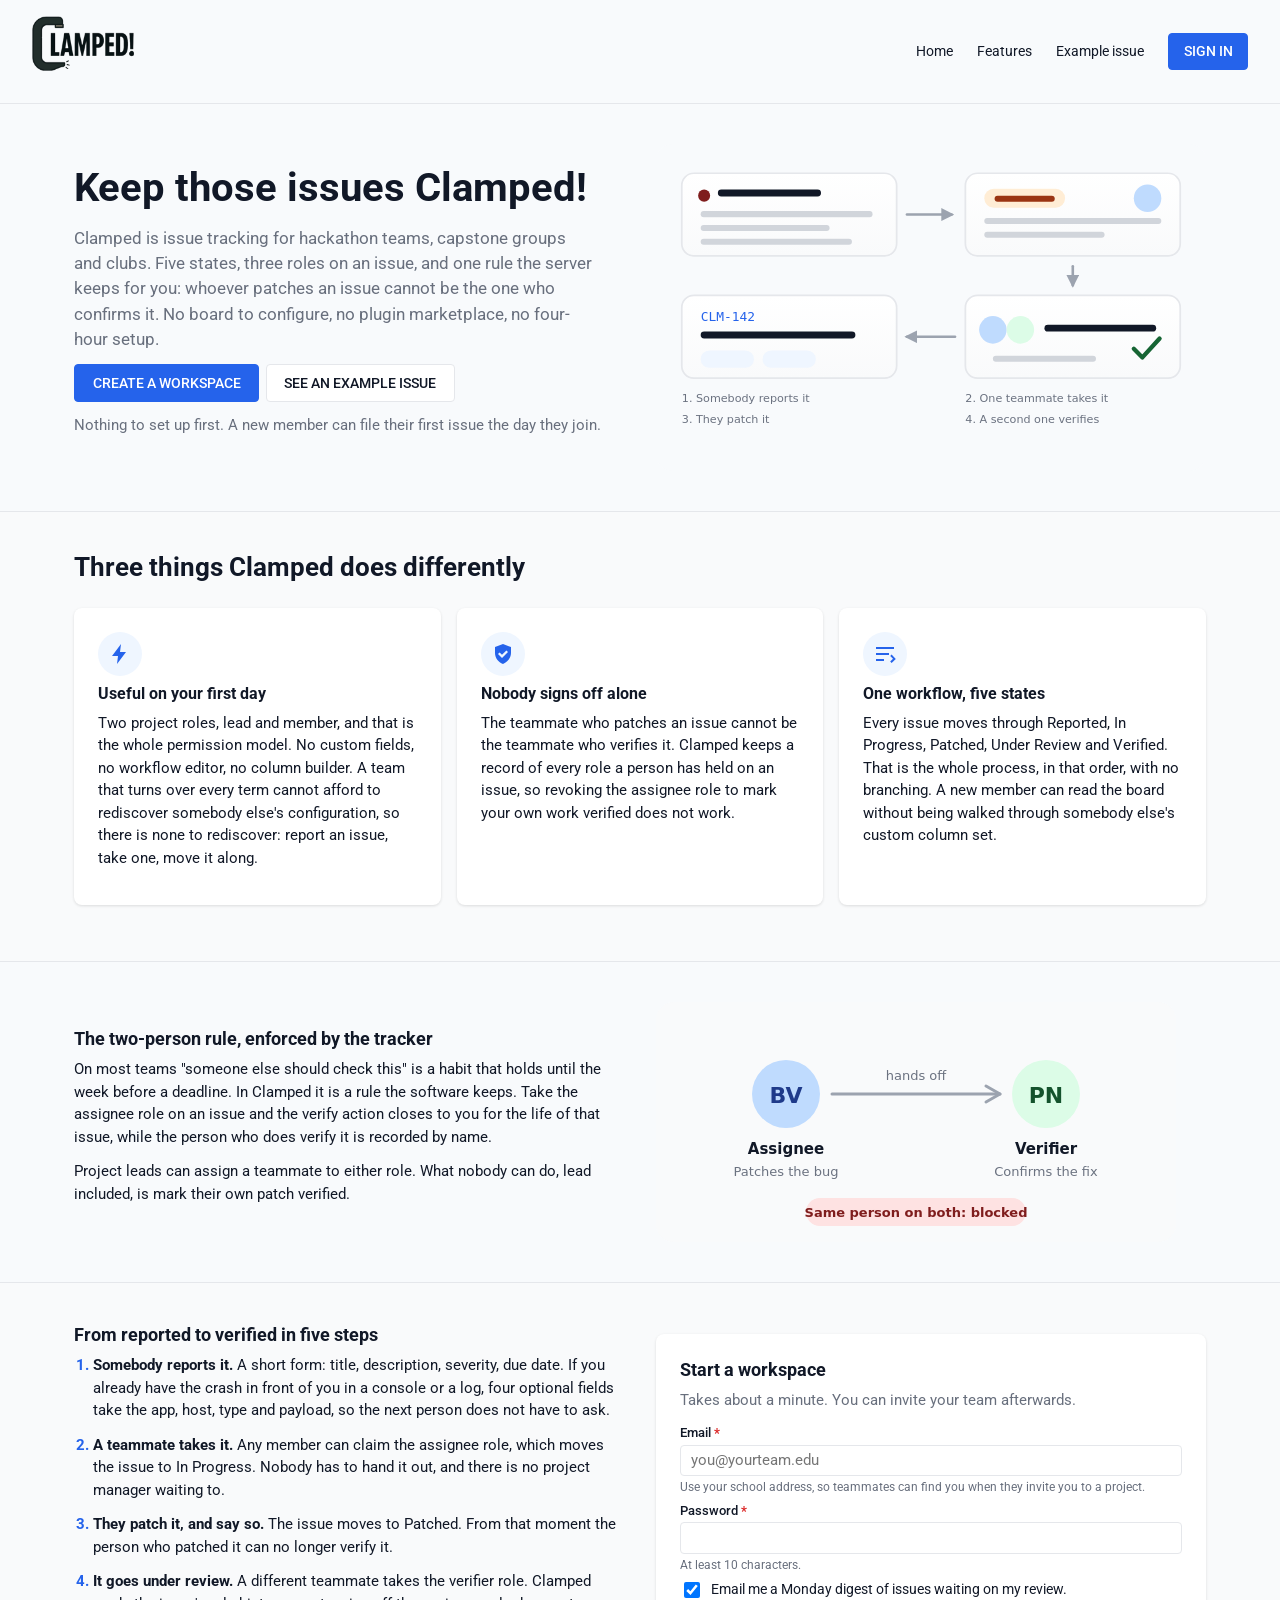
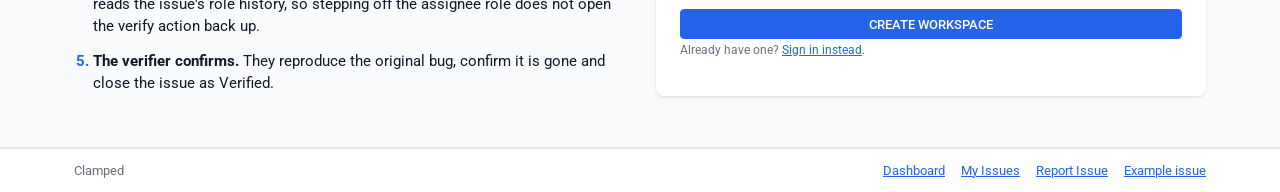
<file: project3/index.html>
<!DOCTYPE html>
<html lang="en">
<head>
    <meta charset="utf-8">
    <meta name="viewport" content="width=device-width, initial-scale=1">
    <title>Clamped - issue tracking for student teams</title>
    <meta name="description"
          content="Clamped is issue tracking for student teams, built around one rule: whoever patches an issue cannot be the one who verifies it.">

    <!-- Roboto for interface text, Roboto Mono for identifiers. Both have
         system fallbacks in style.css. -->
    <link rel="stylesheet"
          href="https://fonts.googleapis.com/css2?family=Roboto:wght@400;500;700&amp;family=Roboto+Mono:wght@400;500&amp;display=swap">
    <link rel="stylesheet" href="css/style.css">
    <link rel="icon" href="images/clamped-logo.png">
</head>
<body>
    <!-- Lets keyboard and screen reader users skip the navigation. -->
    <a class="skip-link" href="#main">Skip to main content</a>

    <!-- Landing page. Signed-out visitors never see the app shell. This page
         carries its own header and navigation. -->
    <header class="landing-nav">
        <!-- Image 1 of 6: the Clamped wordmark, drawn by Brent Vilcas for the app. -->
        <a class="sidebar__logo" href="index.html">
            <img src="images/clamped-logo.png" alt="Clamped" width="104" height="55">
        </a>

        <nav>
            <ul>
                <li><a href="index.html">Home</a></li>
                <li><a href="#features-heading">Features</a></li>
                <li><a href="detail.html">Example issue</a></li>
                <li><a class="btn btn--info" href="dashboard.html">Sign In</a></li>
            </ul>
        </nav>
    </header>

    <main id="main">
        <!-- Hero -->
        <section class="hero-section">
            <div class="container hero-grid">
                <div>
                    <h1 class="hero-headline">
                        Keep those issues Clamped!
                    </h1>
                    <p class="hero-subtitle">
                        Clamped is issue tracking for hackathon teams, capstone groups and clubs.
                        Five states, three roles on an issue, and one rule the server keeps for
                        you: whoever patches an issue cannot be the one who confirms it. No board
                        to configure, no plugin marketplace, no four-hour setup.
                    </p>

                    <!-- One filled button on the page: the primary action. -->
                    <p class="btn-row">
                        <a class="btn btn--info btn--lg" href="#signup">Create a Workspace</a>
                        <a class="btn btn--lg" href="detail.html">See an Example Issue</a>
                    </p>
                    <p class="text-secondary">
                        Nothing to set up first. A new member can file their first issue the day
                        they join.
                    </p>
                </div>

                <!-- Image 2 of 6. Original artwork by Brent Vilcas. -->
                <img src="images/hero-pipeline.svg" width="640" height="380"
                     alt="An issue is reported, one teammate patches it, a second one verifies.">
            </div>
        </section>

        <!-- Features -->
        <section class="features-section">
            <div class="container">
                <h2 class="features-heading" id="features-heading">
                    Three things Clamped does differently
                </h2>

                <div class="card-row">
                    <article class="feature-card">
                        <p class="feature-icon-wrap"><span class="icon icon--bolt"></span></p>
                        <h3>Useful on your first day</h3>
                        <p>
                            Two project roles, lead and member, and that is the whole permission
                            model. No custom fields, no workflow editor, no column builder. A team
                            that turns over every term cannot afford to rediscover somebody else's
                            configuration, so there is none to rediscover: report an issue, take
                            one, move it along.
                        </p>
                    </article>

                    <article class="feature-card">
                        <p class="feature-icon-wrap"><span class="icon icon--shield-check"></span></p>
                        <h3>Nobody signs off alone</h3>
                        <p>
                            The teammate who patches an issue cannot be the teammate who verifies
                            it. Clamped keeps a record of every role a person has held on an issue,
                            so revoking the assignee role to mark your own work verified does not
                            work.
                        </p>
                    </article>

                    <article class="feature-card">
                        <p class="feature-icon-wrap"><span class="icon icon--workflow"></span></p>
                        <h3>One workflow, five states</h3>
                        <p>
                            Every issue moves through Reported, In Progress, Patched, Under Review
                            and Verified. That is the whole process, in that order, with no
                            branching. A new member can read the board without being walked
                            through somebody else's custom column set.
                        </p>
                    </article>
                </div>
            </div>
        </section>

        <!-- Two-person rule -->
        <section class="cta-section">
            <div class="container cta-grid">
                <div>
                    <h2>The two-person rule, enforced by the tracker</h2>
                    <p>
                        On most teams "someone else should check this" is a habit that holds until
                        the week before a deadline. In Clamped it is a rule the software keeps.
                        Take the assignee role on an issue and the verify action closes to you for
                        the life of that issue, while the person who does verify it is recorded by
                        name.
                    </p>
                    <p>
                        Project leads can assign a teammate to either role. What nobody can do,
                        lead included, is mark their own patch verified.
                    </p>
                </div>

                <!-- Image 3 of 6. Original artwork by Brent Vilcas. -->
                <img src="images/two-key-rule.svg" width="520" height="240"
                     alt="An assignee hands off to a separate verifier; one person doing both is blocked.">
            </div>
        </section>

        <!-- How it works + sign up -->
        <section class="features-section">
            <div class="container cta-grid">
                <div>
                    <h2>From reported to verified in five steps</h2>
                    <ol class="workflow-list">
                        <li>
                            <strong>Somebody reports it.</strong> A short form: title, description,
                            severity, due date. If you already have the crash in front of you in a
                            console or a log, four optional fields take the app, host, type and
                            payload, so the next person does not have to ask.
                        </li>
                        <li>
                            <strong>A teammate takes it.</strong> Any member can claim the assignee
                            role, which moves the issue to In Progress. Nobody has to hand it out,
                            and there is no project manager waiting to.
                        </li>
                        <li>
                            <strong>They patch it, and say so.</strong> The issue moves to Patched.
                            From that moment the person who patched it can no longer verify it.
                        </li>
                        <li>
                            <strong>It goes under review.</strong> A different teammate takes the
                            verifier role. Clamped reads the issue's role history, so stepping off
                            the assignee role does not open the verify action back up.
                        </li>
                        <li>
                            <strong>The verifier confirms.</strong> They reproduce the original
                            bug, confirm it is gone and close the issue as Verified.
                        </li>
                    </ol>
                </div>

                <!-- Sign-up form -->
                <div class="signup-card" id="signup">
                    <h2>Start a workspace</h2>
                    <p class="text-secondary">
                        Takes about a minute. You can invite your team afterwards.
                    </p>

                    <form action="dashboard.html" method="get">
                        <!-- Input type 1: email -->
                        <div class="form-field">
                            <label for="signup-email">
                                Email <span class="required-mark">*</span>
                                <span class="visually-hidden">(required)</span>
                            </label>
                            <input type="email" id="signup-email" name="email" required
                                   placeholder="you@yourteam.edu">
                            <span class="form-hint">
                                Use your school address, so teammates can find you when they
                                invite you to a project.
                            </span>
                        </div>

                        <!-- Input type 2: password -->
                        <div class="form-field">
                            <label for="signup-password">
                                Password <span class="required-mark">*</span>
                                <span class="visually-hidden">(required)</span>
                            </label>
                            <input type="password" id="signup-password" name="password" required
                                   minlength="10">
                            <span class="form-hint">
                                At least 10 characters.
                            </span>
                        </div>

                        <!-- Input type 3: checkbox -->
                        <div class="checkbox-field">
                            <input type="checkbox" id="signup-digest" name="digest" checked>
                            <label for="signup-digest">
                                Email me a Monday digest of issues waiting on my review.
                            </label>
                        </div>

                        <button type="submit" class="btn btn--info btn--block">Create Workspace</button>
                    </form>

                    <p class="form-hint">
                        Already have one? <a href="dashboard.html">Sign in instead</a>.
                    </p>
                </div>
            </div>
        </section>
    </main>

    <footer class="landing-footer">
        <div class="container landing-footer__inner">
            <p>Clamped</p>
            <ul>
                <li><a href="dashboard.html">Dashboard</a></li>
                <li><a href="list.html">My Issues</a></li>
                <li><a href="add.html">Report Issue</a></li>
                <li><a href="detail.html">Example issue</a></li>
            </ul>
        </div>
    </footer>
    <!-- jQuery first, then this project's script. Both are external files;
         there are no inline or embedded scripts. -->
    <script src="https://code.jquery.com/jquery-3.7.1.min.js"></script>
    <script src="js/main.js"></script>
</body>
</html>
</file>
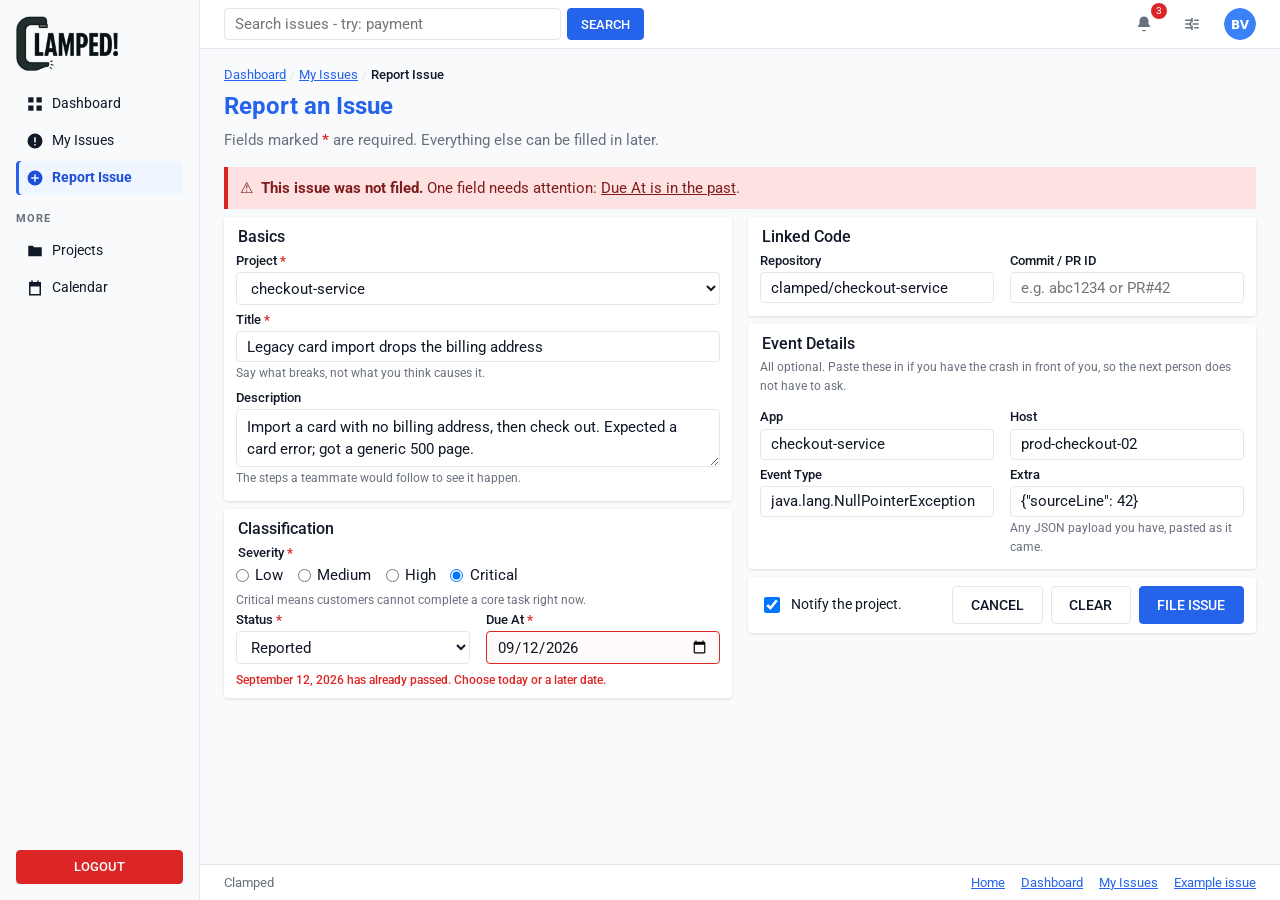
<file: project3/add.html>
<!DOCTYPE html>
<html lang="en">
<head>
    <meta charset="utf-8">
    <meta name="viewport" content="width=device-width, initial-scale=1">
    <title>Report Issue - Clamped</title>
    <meta name="description" content="File a new issue in a Clamped project.">
    <link rel="stylesheet"
          href="https://fonts.googleapis.com/css2?family=Roboto:wght@400;500;700&amp;family=Roboto+Mono:wght@400;500&amp;display=swap">
    <link rel="stylesheet" href="css/style.css">
    <link rel="icon" href="images/clamped-logo.png">
</head>
<body>
    <a class="skip-link" href="#main">Skip to main content</a>

    <div class="app-layout">

        <!-- Sidebar -->
        <aside class="sidebar">
            <a class="sidebar__logo" href="dashboard.html">
                <img src="images/clamped-logo.png" alt="Clamped" width="104" height="55">
            </a>

            <nav>
                <ul>
                    <li>
                        <a class="nav-item" href="dashboard.html">
                            <span class="icon icon--dashboard"></span> Dashboard
                        </a>
                    </li>
                    <li>
                        <a class="nav-item" href="list.html">
                            <span class="icon icon--issues"></span> My Issues
                        </a>
                    </li>
                    <li>
                        <a class="nav-item nav-item-active" href="add.html">
                            <span class="icon icon--report"></span> Report Issue
                        </a>
                    </li>
                </ul>

                <!-- Additional sections. Projects and Calendar are slots that 
                     could be filled with content. They are visible as buttons/
                     span rather than a link, and clicking leads nowhere. -->
                <p class="section-label">More</p>
                <ul class="sidebar__secondary">
                    <li><span class="nav-item">
                        <span class="icon icon--projects"></span> Projects</span></li>
                    <li><span class="nav-item">
                        <span class="icon icon--calendar"></span> Calendar</span></li>
                </ul>
            </nav>

            <div class="sidebar__footer">
                <a class="btn btn--error btn--block" href="index.html">Logout</a>
            </div>
        </aside>

        <div class="app-main">

            <!-- Top bar -->
            <header class="topbar">
                <form class="topbar__search" action="search.html" method="get">
                    <label class="visually-hidden" for="topbar-search">Search issues</label>
                    <input type="search" id="topbar-search" name="q"
                           placeholder="Search issues - try: payment">
                    <button type="submit" class="btn btn--info topbar__submit">Search</button>
                </form>

                <div class="topbar__actions">
                    <!-- Bell represents notifs while gear is settings -->
                    <button type="button" class="topbar__icon" title="Notifications">
                        <span class="icon icon--bell"></span>
                        <span class="notif__count">3</span>
                        <span class="visually-hidden">Notifications, 3 unread</span>
                    </button>
                    <button type="button" class="topbar__icon" title="Settings">
                        <span class="icon icon--settings"></span>
                        <span class="visually-hidden">Settings</span>
                    </button>
                    <!-- Images 4-6 of 6: the three avatars. Original artwork by Brent Vilcas. -->
                    <img class="avatar" src="images/avatar-bv.svg"
                         alt="Your account: Brent Vilcas" width="32" height="32">
                </div>
            </header>

            <!-- Report form. Labelled panels in two columns instead of one long stack
                 of inputs. The option values are the codes the issue record stores
                 (CRITICAL, UNDER_REVIEW and the rest). -->
            <main class="app-content" id="main">
                <nav class="breadcrumb">
                    <ol>
                        <li><a href="dashboard.html">Dashboard</a></li>
                        <li><a href="list.html">My Issues</a></li>
                        <li><span class="is-current">Report Issue</span></li>
                    </ol>
                </nav>

                <div class="title-row">
                    <div>
                        <h1 class="text-info">Report an Issue</h1>
                        <p class="text-secondary">
                            Fields marked <span class="required-mark">*</span> are
                            required. Everything else can be filled in later.
                        </p>
                    </div>
                </div>

                <!-- Error summary after a failed submit, linking to the field that needs
                     fixing. Ally's evaluation asked for messages that name the problem
                     instead of "something went wrong". -->
                <div class="alert alert--error">
                    <span>&#9888;</span>
                    <p>
                        <strong>This issue was not filed.</strong>
                        One field needs attention: <a href="#issue-due">Due At is in the past</a>.
                    </p>
                </div>

                <form action="list.html" method="get">
                    <div class="form-columns">
                        <div>

                            <fieldset>
                                <legend>Basics</legend>

                                <div class="form-field">
                                    <label for="issue-project">
                                        Project <span class="required-mark">*</span>
                                        <span class="visually-hidden">(required)</span>
                                    </label>
                                    <!-- A required select has to open with an empty placeholder.
                                         Thus, picking a project is preferred over
                                         whatever happened to be first. -->
                                    <select id="issue-project" name="project" required>
                                        <option value="">Choose a project</option>
                                        <option value="api-gateway">api-gateway</option>
                                        <option value="checkout-service" selected>checkout-service</option>
                                        <option value="clamped-web">clamped-web</option>
                                    </select>
                                </div>

                                <div class="form-field">
                                    <label for="issue-title">
                                        Title <span class="required-mark">*</span>
                                        <span class="visually-hidden">(required)</span>
                                    </label>
                                    <input type="text" id="issue-title" name="title" required
                                           maxlength="120"
                                           value="Legacy card import drops the billing address">
                                    <span class="form-hint">
                                        Say what breaks, not what you think causes it.
                                    </span>
                                </div>

                                <div class="form-field">
                                    <label for="issue-description">Description</label>
                                    <!-- Short enough for the two-line box. -->
                                    <textarea id="issue-description" name="description" rows="2">Import a card with no billing address, then check out. Expected a card error; got a generic 500 page.</textarea>
                                    <span class="form-hint">
                                        The steps a teammate would follow to see it happen.
                                    </span>
                                </div>
                            </fieldset>

                            <fieldset>
                                <legend>Classification</legend>

                                <!-- Four fixed values that are all worth showing at once. -->
                                <fieldset class="radio-set">
                                    <legend>
                                        Severity <span class="required-mark">*</span>
                                        <span class="visually-hidden">(required)</span>
                                    </legend>

                                    <div class="radio-row">
                                        <input type="radio" id="sev-low" name="severity" value="LOW">
                                        <label for="sev-low">Low</label>

                                        <input type="radio" id="sev-medium" name="severity" value="MEDIUM">
                                        <label for="sev-medium">Medium</label>

                                        <input type="radio" id="sev-high" name="severity" value="HIGH">
                                        <label for="sev-high">High</label>

                                        <input type="radio" id="sev-critical" name="severity" value="CRITICAL" checked>
                                        <label for="sev-critical">Critical</label>
                                    </div>
                                </fieldset>
                                <span class="form-hint">
                                    Critical means customers cannot complete a core task right now.
                                </span>

                                <div class="field-pair">
                                    <div class="form-field">
                                        <label for="issue-status">
                                            Status <span class="required-mark">*</span>
                                            <span class="visually-hidden">(required)</span>
                                        </label>
                                        <select id="issue-status" name="status" required>
                                            <option value="">Choose a status</option>
                                            <option value="REPORTED" selected>Reported</option>
                                            <option value="IN_PROGRESS">In Progress</option>
                                            <option value="PATCHED">Patched</option>
                                            <option value="UNDER_REVIEW">Under Review</option>
                                            <option value="VERIFIED">Verified</option>
                                        </select>
                                    </div>

                                    <!-- Invalid field: red border, message beneath, aria-invalid. -->
                                    <div class="form-field form-field--invalid">
                                        <label for="issue-due">
                                            Due At <span class="required-mark">*</span>
                                            <span class="visually-hidden">(required)</span>
                                        </label>
                                        <input type="date" id="issue-due" name="dueAt" value="2026-09-12"
                                               required>
                                    </div>
                                </div>
                                <span class="field-error">
                                    September 12, 2026 has already passed. Choose today or a later date.
                                </span>
                            </fieldset>
                        </div>

                        <div>
                            <fieldset>
                                <legend>Linked Code</legend>

                                <div class="field-pair">
                                    <div class="form-field">
                                        <label for="issue-repo">Repository</label>
                                        <input type="text" id="issue-repo" name="repository"
                                               placeholder="e.g. github.com/org/repo"
                                               value="clamped/checkout-service">
                                    </div>

                                    <div class="form-field">
                                        <label for="issue-commit">Commit / PR ID</label>
                                        <input type="text" id="issue-commit" name="commitHash"
                                               placeholder="e.g. abc1234 or PR#42">
                                    </div>
                                </div>
                            </fieldset>

                            <!-- Where the crash came from. All four are optional
                                 and nothing fills them in since an issue without them reads fine. -->
                            <fieldset>
                                <legend>Event Details</legend>
                                <p class="form-hint">
                                    All optional. Paste these in if you have the crash in front of
                                    you, so the next person does not have to ask.
                                </p>

                                <div class="field-pair">
                                    <div class="form-field">
                                        <label for="event-app">App</label>
                                        <input type="text" id="event-app" name="eventApp"
                                               value="checkout-service">
                                    </div>

                                    <div class="form-field">
                                        <label for="event-host">Host</label>
                                        <input type="text" id="event-host" name="eventHost"
                                               value="prod-checkout-02">
                                    </div>
                                </div>

                                <div class="field-pair">
                                    <div class="form-field">
                                        <label for="event-type">Event Type</label>
                                        <input type="text" id="event-type" name="eventType"
                                               value="java.lang.NullPointerException">
                                    </div>

                                    <div class="form-field">
                                        <label for="event-extra">Extra</label>
                                        <input type="text" id="event-extra" name="eventExtra"
                                              
                                               value='{"sourceLine": 42}'>
                                        <span class="form-hint">
                                            Any JSON payload you have, pasted as it came.
                                        </span>
                                    </div>
                                </div>
                            </fieldset>

                            <!-- The submit panel closes the second column. Cancel sits next to
                                 Submit: Ally's evaluation asked for a way out of the form. -->
                            <div class="form-footer">
                                <div class="checkbox-field">
                                    <input type="checkbox" id="issue-notify" name="notify" checked>
                                    <label for="issue-notify">Notify the project.</label>
                                </div>

                                <div class="form-actions">
                                    <a class="btn btn--lg" href="list.html">Cancel</a>
                                    <button type="reset" class="btn btn--lg">Clear</button>
                                    <button type="submit" class="btn btn--info btn--lg">File Issue</button>
                                </div>
                            </div>
                        </div>
                    </div>
                </form>
            </main>

            <footer class="landing-footer">
                <div class="landing-footer__inner">
                    <p>Clamped</p>
                    <ul>
                        <li><a href="index.html">Home</a></li>
                        <li><a href="dashboard.html">Dashboard</a></li>
                        <li><a href="list.html">My Issues</a></li>
                        <li><a href="detail.html">Example issue</a></li>
                    </ul>
                </div>
            </footer>
        </div>
    </div>
    <!-- jQuery first, then this project's script. Both are external files;
         there are no inline or embedded scripts. -->
    <script src="https://code.jquery.com/jquery-3.7.1.min.js"></script>
    <script src="js/main.js"></script>
</body>
</html>
</file>
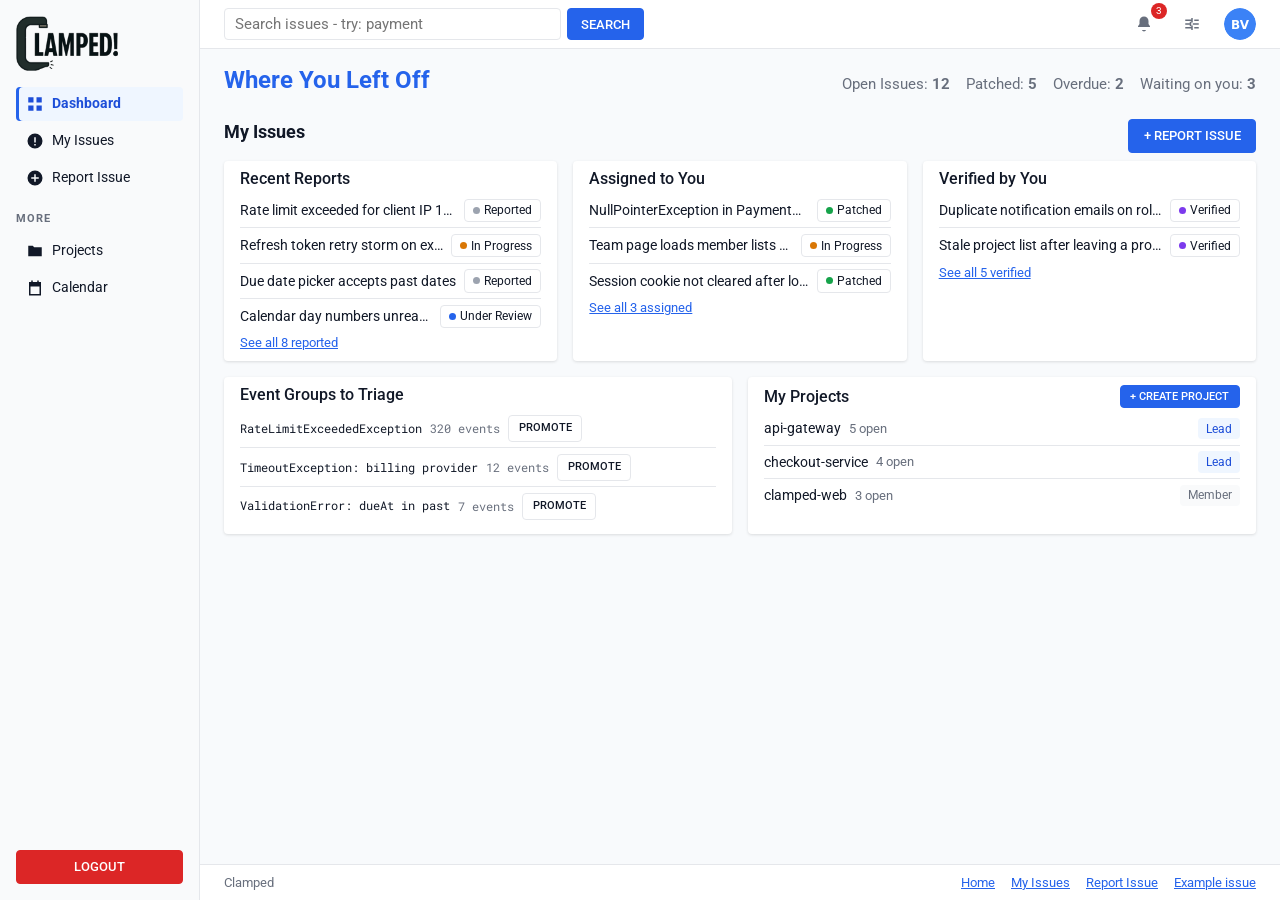
<file: project3/dashboard.html>
<!DOCTYPE html>
<html lang="en">
<head>
    <meta charset="utf-8">
    <meta name="viewport" content="width=device-width, initial-scale=1">
    <title>Where You Left Off - Clamped</title>
    <meta name="description"
          content="Your Clamped dashboard: recent reports, issues assigned to you, verifications, and your projects.">

    <!-- Roboto for interface text, Roboto Mono for issue keys and payloads.
         Both have system fallbacks in style.css. -->
    <link rel="stylesheet"
          href="https://fonts.googleapis.com/css2?family=Roboto:wght@400;500;700&amp;family=Roboto+Mono:wght@400;500&amp;display=swap">
    <link rel="stylesheet" href="css/style.css">
    <link rel="icon" href="images/clamped-logo.png">
</head>
<body>
    <a class="skip-link" href="#main">Skip to main content</a>

    <!-- Page shell that is the same in all five wireframes -->
    <div class="app-layout">

        <!-- Sidebar -->
        <aside class="sidebar">
            <a class="sidebar__logo" href="dashboard.html">
                <img src="images/clamped-logo.png" alt="Clamped" width="104" height="55">
            </a>

            <nav>
                <ul>
                    <li>
                        <a class="nav-item nav-item-active" href="dashboard.html">
                            <span class="icon icon--dashboard"></span> Dashboard
                        </a>
                    </li>
                    <li>
                        <a class="nav-item" href="list.html">
                            <span class="icon icon--issues"></span> My Issues
                        </a>
                    </li>
                    <li>
                        <a class="nav-item" href="add.html">
                            <span class="icon icon--report"></span> Report Issue
                        </a>
                    </li>
                </ul>

                <!-- Additional sections. Projects and Calendar are slots that 
                     could be filled with content. They are visible as buttons/
                     span rather than a link, and clicking leads nowhere. -->
                <p class="section-label">More</p>
                <ul class="sidebar__secondary">
                    <li><span class="nav-item">
                        <span class="icon icon--projects"></span> Projects</span></li>
                    <li><span class="nav-item">
                        <span class="icon icon--calendar"></span> Calendar</span></li>
                </ul>
            </nav>

            <div class="sidebar__footer">
                <a class="btn btn--error btn--block" href="index.html">Logout</a>
            </div>
        </aside>

        <div class="app-main">

            <!-- Top bar -->
            <header class="topbar">
                <form class="topbar__search" action="search.html" method="get">
                    <label class="visually-hidden" for="topbar-search">Search issues</label>
                    <input type="search" id="topbar-search" name="q"
                           placeholder="Search issues - try: payment">
                    <button type="submit" class="btn btn--info topbar__submit">Search</button>
                </form>

                <div class="topbar__actions">
                    <!-- Bell represents notifs while gear is settings -->
                    <button type="button" class="topbar__icon" title="Notifications">
                        <span class="icon icon--bell"></span>
                        <span class="notif__count">3</span>
                        <span class="visually-hidden">Notifications, 3 unread</span>
                    </button>
                    <button type="button" class="topbar__icon" title="Settings">
                        <span class="icon icon--settings"></span>
                        <span class="visually-hidden">Settings</span>
                    </button>
                    <!-- Images 4-6 of 6: the three avatars. Original artwork by Brent Vilcas. -->
                    <img class="avatar" src="images/avatar-bv.svg"
                         alt="Your account: Brent Vilcas" width="32" height="32">
                </div>
            </header>

            <!-- Dashboard roughly the size of the screen. Counters inline with the title,
                 single-line rows in the cards, and the triage queue sharing a row
                 with the project list. -->
            <main class="app-content" id="main">

                <div class="title-row">
                    <h1 class="text-info">Where You Left Off</h1>
                    <div class="stats-bar">
                        <span>Open Issues: <strong>12</strong></span>
                        <span>Patched: <strong>5</strong></span>
                        <span>Overdue: <strong>2</strong></span>
                        <span>Waiting on you: <strong>3</strong></span>
                    </div>
                </div>

                <!-- My Issues: three lists, split by the role you hold on each issue.
                     Reported, assigned, verified. -->
                <div class="section-header">
                    <h2>My Issues</h2>
                    <a class="btn btn--info" href="add.html">+ Report Issue</a>
                </div>

                <div class="card-row">
                    <section class="card">
                        <h3 class="card__title">Recent Reports</h3>
                        <div class="card__text">
                            <ul class="item-list">
                                <li>
                                    <a class="truncate" href="detail.html">Rate limit exceeded for client IP 198.51.100.22</a>
                                    <span class="chip status-reported">Reported</span>
                                </li>
                                <li>
                                    <a class="truncate" href="detail.html">Refresh token retry storm on expiry</a>
                                    <span class="chip status-in-progress">In Progress</span>
                                </li>
                                <li>
                                    <a class="truncate" href="detail.html">Due date picker accepts past dates</a>
                                    <span class="chip status-reported">Reported</span>
                                </li>
                                <li>
                                    <a class="truncate" href="detail.html">Calendar day numbers unreadable</a>
                                    <span class="chip status-under-review">Under Review</span>
                                </li>
                            </ul>
                            <p class="text-caption"><a href="list.html">See all 8 reported</a></p>
                        </div>
                    </section>

                    <section class="card">
                        <h3 class="card__title">Assigned to You</h3>
                        <div class="card__text">
                            <ul class="item-list">
                                <li>
                                    <a class="truncate" href="detail.html">NullPointerException in PaymentService</a>
                                    <span class="chip status-patched">Patched</span>
                                </li>
                                <li>
                                    <a class="truncate" href="detail.html">Team page loads member lists one at a time</a>
                                    <span class="chip status-in-progress">In Progress</span>
                                </li>
                                <li>
                                    <a class="truncate" href="detail.html">Session cookie not cleared after logout</a>
                                    <span class="chip status-patched">Patched</span>
                                </li>
                            </ul>
                            <p class="text-caption"><a href="list.html">See all 3 assigned</a></p>
                        </div>
                    </section>

                    <section class="card">
                        <h3 class="card__title">Verified by You</h3>
                        <div class="card__text">
                            <ul class="item-list">
                                <li>
                                    <a class="truncate" href="detail.html">Duplicate notification emails on role change</a>
                                    <span class="chip status-verified">Verified</span>
                                </li>
                                <li>
                                    <a class="truncate" href="detail.html">Stale project list after leaving a project</a>
                                    <span class="chip status-verified">Verified</span>
                                </li>
                            </ul>
                            <p class="text-caption"><a href="list.html">See all 5 verified</a></p>
                        </div>
                    </section>
                </div>

                <!-- Triage queue and projects. Two panels on one row rather than another
                     three cards, which keeps the page to one screen. -->
                <div class="row-split">
                    <section class="card">
                        <h2 class="card__title">Event Groups to Triage</h2>
                        <div class="card__text">
                            <ul class="item-list">
                                <li>
                                    <span class="mono truncate">RateLimitExceededException</span>
                                    <span class="event-flag">320 events</span>
                                    <a class="btn btn--sm" href="add.html">Promote</a>
                                </li>
                                <li>
                                    <span class="mono truncate">TimeoutException: billing provider</span>
                                    <span class="event-flag">12 events</span>
                                    <a class="btn btn--sm" href="add.html">Promote</a>
                                </li>
                                <li>
                                    <span class="mono truncate">ValidationError: dueAt in past</span>
                                    <span class="event-flag">7 events</span>
                                    <a class="btn btn--sm" href="add.html">Promote</a>
                                </li>
                            </ul>
                        </div>
                    </section>

                    <section class="card">
                                                <div class="card__header">
                            <h2 class="card__title">My Projects</h2>
                            <button type="button" class="btn btn--sm btn--info">+ Create Project</button>
                        </div>
                        <div class="card__text">
                            <ul class="item-list">
                                <li>
                                    <a class="truncate" href="list.html">api-gateway</a>
                                    <span class="text-caption">5 open</span>
                                    <span class="chip chip--role">Lead</span>
                                </li>
                                <li>
                                    <a class="truncate" href="list.html">checkout-service</a>
                                    <span class="text-caption">4 open</span>
                                    <span class="chip chip--role">Lead</span>
                                </li>
                                <li>
                                    <a class="truncate" href="list.html">clamped-web</a>
                                    <span class="text-caption">3 open</span>
                                    <span class="chip">Member</span>
                                </li>
                            </ul>
                        </div>
                    </section>
                </div>
            </main>

            <footer class="landing-footer">
                <div class="landing-footer__inner">
                    <p>Clamped</p>
                    <ul>
                        <li><a href="index.html">Home</a></li>
                        <li><a href="list.html">My Issues</a></li>
                        <li><a href="add.html">Report Issue</a></li>
                        <li><a href="detail.html">Example issue</a></li>
                    </ul>
                </div>
            </footer>
        </div>
    </div>
    <!-- jQuery first, then this project's script. Both are external files;
         there are no inline or embedded scripts. -->
    <script src="https://code.jquery.com/jquery-3.7.1.min.js"></script>
    <script src="js/main.js"></script>
</body>
</html>
</file>
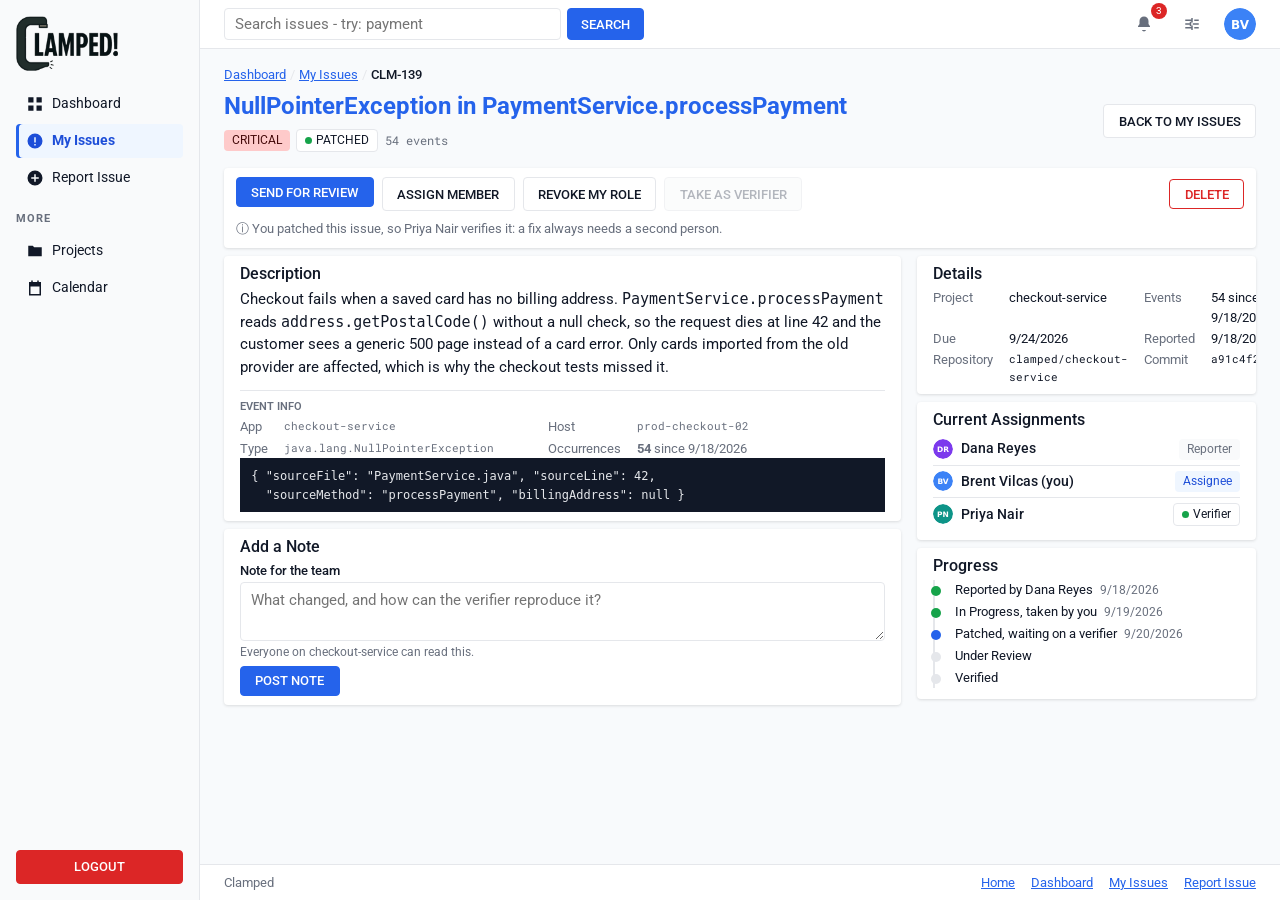
<file: project3/detail.html>
<!DOCTYPE html>
<html lang="en">
<head>
    <meta charset="utf-8">
    <meta name="viewport" content="width=device-width, initial-scale=1">
    <title>CLM-139 NullPointerException in PaymentService - Clamped</title>
    <meta name="description"
          content="Full detail for Clamped issue CLM-139, including the crash it was reported with and who holds each role.">
    <link rel="stylesheet"
          href="https://fonts.googleapis.com/css2?family=Roboto:wght@400;500;700&amp;family=Roboto+Mono:wght@400;500&amp;display=swap">
    <link rel="stylesheet" href="css/style.css">
    <link rel="icon" href="images/clamped-logo.png">
</head>
<body>
    <a class="skip-link" href="#main">Skip to main content</a>

    <div class="app-layout">

        <!-- Sidebar -->
        <aside class="sidebar">
            <a class="sidebar__logo" href="dashboard.html">
                <img src="images/clamped-logo.png" alt="Clamped" width="104" height="55">
            </a>

            <nav>
                <ul>
                    <li>
                        <a class="nav-item" href="dashboard.html">
                            <span class="icon icon--dashboard"></span> Dashboard
                        </a>
                    </li>
                    <li>
                        <a class="nav-item nav-item-active" href="list.html">
                            <span class="icon icon--issues"></span> My Issues
                        </a>
                    </li>
                    <li>
                        <a class="nav-item" href="add.html">
                            <span class="icon icon--report"></span> Report Issue
                        </a>
                    </li>
                </ul>

                <!-- Additional sections. Projects and Calendar are slots that 
                     could be filled with content. They are visible as buttons/
                     span rather than a link, and clicking leads nowhere. -->
                <p class="section-label">More</p>
                <ul class="sidebar__secondary">
                    <li><span class="nav-item">
                        <span class="icon icon--projects"></span> Projects</span></li>
                    <li><span class="nav-item">
                        <span class="icon icon--calendar"></span> Calendar</span></li>
                </ul>
            </nav>

            <div class="sidebar__footer">
                <a class="btn btn--error btn--block" href="index.html">Logout</a>
            </div>
        </aside>

        <div class="app-main">

            <!-- Top bar -->
            <header class="topbar">
                <form class="topbar__search" action="search.html" method="get">
                    <label class="visually-hidden" for="topbar-search">Search issues</label>
                    <input type="search" id="topbar-search" name="q"
                           placeholder="Search issues - try: payment">
                    <button type="submit" class="btn btn--info topbar__submit">Search</button>
                </form>

                <div class="topbar__actions">
                    <!-- Bell represents notifs while gear is settings -->
                    <button type="button" class="topbar__icon" title="Notifications">
                        <span class="icon icon--bell"></span>
                        <span class="notif__count">3</span>
                        <span class="visually-hidden">Notifications, 3 unread</span>
                    </button>
                    <button type="button" class="topbar__icon" title="Settings">
                        <span class="icon icon--settings"></span>
                        <span class="visually-hidden">Settings</span>
                    </button>
                    <!-- Images 4-6 of 6: the three avatars. Original artwork by Brent Vilcas. -->
                    <img class="avatar" src="images/avatar-bv.svg"
                         alt="Your account: Brent Vilcas" width="32" height="32">
                </div>
            </header>

            <!-- Issue detail. The action sits under the title and the facts
                 are split across two columns. The whole issue reads on one screen. -->
            <main class="app-content" id="main">
                <nav class="breadcrumb">
                    <ol>
                        <li><a href="dashboard.html">Dashboard</a></li>
                        <li><a href="list.html">My Issues</a></li>
                        <li><span class="is-current">CLM-139</span></li>
                    </ol>
                </nav>

                <div class="title-row">
                    <div>
                        <h1 class="text-info">NullPointerException in PaymentService.processPayment</h1>
                        <div class="chip-row">
                            <!-- Severity, status and the event count. -->
                            <span class="chip severity-critical">CRITICAL</span>
                            <span class="chip status-patched" id="issue-status">PATCHED</span>
                            <span class="event-flag">54 events</span>
                        </div>
                    </div>
                    <div class="btn-row">
                        <a class="btn btn--block-mobile" href="list.html">Back to My Issues</a>
                    </div>
                </div>

                <!-- Two groups: what you can do and what you can't. -->
                <div class="action-bar" id="issue-actions">
                    <div class="action-bar__group" id="workflow-actions">
                        <!-- js/main.js swaps in the next step's button here. -->
                        <span id="workflow-next">
                            <button type="button" class="btn btn--info" data-action="review">Send for Review</button>
                        </span>
                        <a class="btn" href="detail.html">Assign Member</a>
                        <a class="btn" href="detail.html">Revoke my role</a>

                        <!-- Disabled with the reason written out. Inspired by the "grey out what a
                             user cannot do" feedback. -->
                        <button type="button" class="btn" disabled>
                            Take as Verifier
                        </button>
                    </div>

                    <!-- Delete sits apart from the rest. -->
                    <div class="action-bar__group">
                        <button type="button" class="btn btn--danger" data-action="delete">Delete</button>
                    </div>

                    <p class="action-bar__note">
                        <span>&#9432;</span>
                        <span id="workflow-note">You patched this issue, so Priya Nair verifies it: a fix always needs a second person.</span>
                    </p>
                </div>

                <div class="detail-layout">
                    <!-- Main column -->
                    <div>
                        <section class="card detail-section">
                            <h2 class="card__title">Description</h2>
                            <div class="card__text">
                                <p>
                                    Checkout fails when a saved card has no billing address.
                                    <code>PaymentService.processPayment</code> reads
                                    <code>address.getPostalCode()</code> without a null check, so the request
                                    dies at line 42 and the customer sees a generic 500 page instead of a
                                    card error. Only cards imported from the old provider are affected,
                                    which is why the checkout tests missed it.
                                </p>

                                <!-- What the reporter pasted from the crash, kept with the
                                     issue so the verifier can reproduce it. -->
                                <div class="event-info">
                                    <p class="event-info-label">Event Info</p>
                                    <dl class="meta-list meta-list--split">
                                        <dt>App</dt>
                                        <dd class="mono">checkout-service</dd>

                                        <dt>Host</dt>
                                        <dd class="mono">prod-checkout-02</dd>

                                        <dt>Type</dt>
                                        <dd class="mono">java.lang.NullPointerException</dd>

                                        <dt>Occurrences</dt>
                                        <dd><strong>54</strong> since 9/18/2026</dd>
                                    </dl>

                                    <pre class="code-block"><code>{ "sourceFile": "PaymentService.java", "sourceLine": 42,
  "sourceMethod": "processPayment", "billingAddress": null }</code></pre>
                                </div>
                            </div>
                        </section>

                        <section class="card detail-section">
                            <h2 class="card__title">Add a Note</h2>
                            <div class="card__text">
                                <form action="detail.html" method="post">
                                    <div class="form-field">
                                        <label for="note-body">Note for the team</label>
                                        <textarea id="note-body" name="note" rows="2"
                                                 
                                                  placeholder="What changed, and how can the verifier reproduce it?"></textarea>
                                        <span class="form-hint">
                                            Everyone on checkout-service can read this.
                                        </span>
                                    </div>
                                    <button type="submit" class="btn btn--info">Post Note</button>
                                </form>
                            </div>
                        </section>
                    </div>

                    <!-- Right rail -->
                    <aside>
                        <section class="card detail-section">
                            <h2 class="card__title">Details</h2>
                            <div class="card__text">
                                <dl class="meta-list meta-list--split">
                                    <dt>Project</dt>
                                    <dd>checkout-service</dd>

                                    <dt>Events</dt>
                                    <dd>54 since 9/18/2026</dd>

                                    <dt>Due</dt>
                                    <dd>9/24/2026</dd>

                                    <dt>Reported</dt>
                                    <dd>9/18/2026</dd>

                                    <dt>Repository</dt>
                                    <dd class="mono">clamped/checkout-service</dd>

                                    <dt>Commit</dt>
                                    <dd class="mono">a91c4f2</dd>
                                </dl>
                            </div>
                        </section>

                        <section class="card detail-section">
                            <h2 class="card__title">Current Assignments</h2>
                            <div class="card__text">
                                <!-- One row per role held on this issue. -->
                                <div class="assignment-entry">
                                    <img class="avatar avatar--sm" src="images/avatar-dr.svg" alt=""
                                         width="24" height="24">
                                    <span class="assignment-entry__name">Dana Reyes</span>
                                    <span class="chip">Reporter</span>
                                </div>
                                <div class="assignment-entry">
                                    <img class="avatar avatar--sm" src="images/avatar-bv.svg" alt=""
                                         width="24" height="24">
                                    <span class="assignment-entry__name">Brent Vilcas (you)</span>
                                    <span class="chip chip--role">Assignee</span>
                                </div>
                                <div class="assignment-entry">
                                    <img class="avatar avatar--sm" src="images/avatar-pn.svg" alt=""
                                         width="24" height="24">
                                    <span class="assignment-entry__name">Priya Nair</span>
                                    <span class="chip status-patched">Verifier</span>
                                </div>
                            </div>
                        </section>

                        <section class="card detail-section">
                            <h2 class="card__title">Progress</h2>
                            <div class="card__text">
                                <!-- The fixed workflow: REPORTED, IN_PROGRESS, PATCHED,
                                     UNDER_REVIEW, VERIFIED. -->
                                <ol class="timeline" id="workflow">
                                    <li class="is-done">
                                        Reported by Dana Reyes
                                        <time datetime="2026-09-18">9/18/2026</time>
                                    </li>
                                    <li class="is-done">
                                        In Progress, taken by you
                                        <time datetime="2026-09-19">9/19/2026</time>
                                    </li>
                                    <li class="is-current">
                                        Patched, waiting on a verifier
                                        <time datetime="2026-09-20">9/20/2026</time>
                                    </li>
                                    <li data-state="UNDER_REVIEW">Under Review</li>
                                    <li data-state="VERIFIED">Verified</li>
                                </ol>
                            </div>
                        </section>
                    </aside>
                </div>
            </main>

            <footer class="landing-footer">
                <div class="landing-footer__inner">
                    <p>Clamped</p>
                    <ul>
                        <li><a href="index.html">Home</a></li>
                        <li><a href="dashboard.html">Dashboard</a></li>
                        <li><a href="list.html">My Issues</a></li>
                        <li><a href="add.html">Report Issue</a></li>
                    </ul>
                </div>
            </footer>
        </div>
    </div>
    <!-- jQuery first, then this project's script. Both are external files;
         there are no inline or embedded scripts. -->
    <script src="https://code.jquery.com/jquery-3.7.1.min.js"></script>
    <script src="js/main.js"></script>
</body>
</html>
</file>
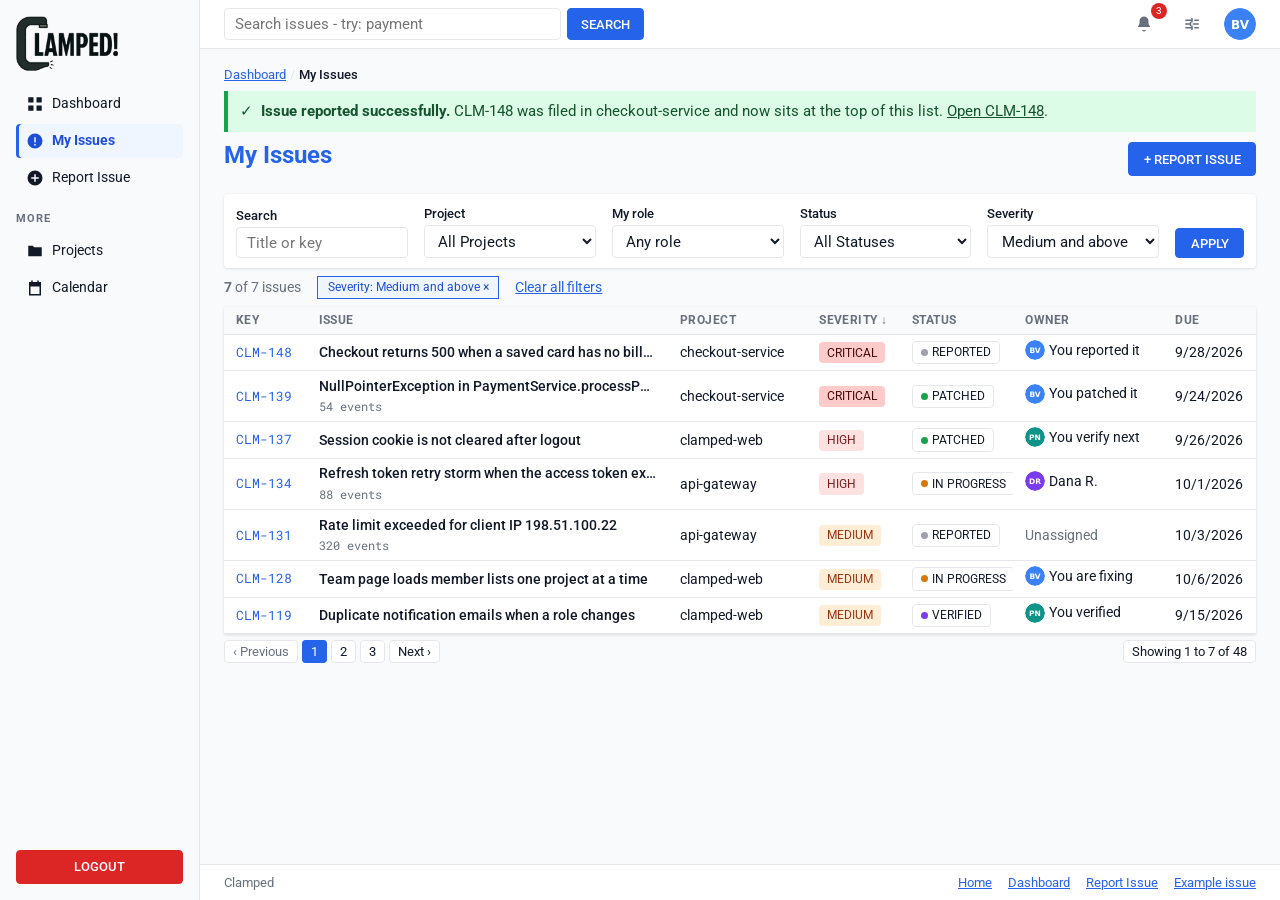
<file: project3/list.html>
<!DOCTYPE html>
<html lang="en">
<head>
    <meta charset="utf-8">
    <meta name="viewport" content="width=device-width, initial-scale=1">
    <title>My Issues - Clamped</title>
    <meta name="description"
          content="Every Clamped issue you reported, were assigned, or are verifying, filterable by project, status and severity.">
    <link rel="stylesheet"
          href="https://fonts.googleapis.com/css2?family=Roboto:wght@400;500;700&amp;family=Roboto+Mono:wght@400;500&amp;display=swap">
    <link rel="stylesheet" href="css/style.css">
    <link rel="icon" href="images/clamped-logo.png">
</head>
<body>
    <a class="skip-link" href="#main">Skip to main content</a>

    <div class="app-layout">

        <!-- Sidebar -->
        <aside class="sidebar">
            <a class="sidebar__logo" href="dashboard.html">
                <img src="images/clamped-logo.png" alt="Clamped" width="104" height="55">
            </a>

            <nav>
                <ul>
                    <li>
                        <a class="nav-item" href="dashboard.html">
                            <span class="icon icon--dashboard"></span> Dashboard
                        </a>
                    </li>
                    <li>
                        <a class="nav-item nav-item-active" href="list.html">
                            <span class="icon icon--issues"></span> My Issues
                        </a>
                    </li>
                    <li>
                        <a class="nav-item" href="add.html">
                            <span class="icon icon--report"></span> Report Issue
                        </a>
                    </li>
                </ul>

                <!-- Additional sections. Projects and Calendar are slots that 
                     could be filled with content. They are visible as buttons/
                     span rather than a link, and clicking leads nowhere. -->
                <p class="section-label">More</p>
                <ul class="sidebar__secondary">
                    <li><span class="nav-item">
                        <span class="icon icon--projects"></span> Projects</span></li>
                    <li><span class="nav-item">
                        <span class="icon icon--calendar"></span> Calendar</span></li>
                </ul>
            </nav>

            <div class="sidebar__footer">
                <a class="btn btn--error btn--block" href="index.html">Logout</a>
            </div>
        </aside>

        <div class="app-main">

            <!-- Top bar -->
            <header class="topbar">
                <form class="topbar__search" action="search.html" method="get">
                    <label class="visually-hidden" for="topbar-search">Search issues</label>
                    <input type="search" id="topbar-search" name="q"
                           placeholder="Search issues - try: payment">
                    <button type="submit" class="btn btn--info topbar__submit">Search</button>
                </form>

                <div class="topbar__actions">
                    <!-- Bell represents notifs while gear is settings -->
                    <button type="button" class="topbar__icon" title="Notifications">
                        <span class="icon icon--bell"></span>
                        <span class="notif__count">3</span>
                        <span class="visually-hidden">Notifications, 3 unread</span>
                    </button>
                    <button type="button" class="topbar__icon" title="Settings">
                        <span class="icon icon--settings"></span>
                        <span class="visually-hidden">Settings</span>
                    </button>
                    <!-- Images 4-6 of 6: the three avatars. Original artwork by Brent Vilcas. -->
                    <img class="avatar" src="images/avatar-bv.svg"
                         alt="Your account: Brent Vilcas" width="32" height="32">
                </div>
            </header>

            <!-- Issue list. One row per issue instead of a card grid. Every row is
                 the same cell so that the project fits on one screen. -->
            <main class="app-content" id="main">
                <nav class="breadcrumb">
                    <ol>
                        <li><a href="dashboard.html">Dashboard</a></li>
                        <li><span class="is-current">My Issues</span></li>
                    </ol>
                </nav>

                <!-- Confirmation of the issue just filed. Submitting the report form
                     returns here, which puts the message beside the new row. From the
                     peer evaluation: "after creating a ticket, it could say 'Ticket
                     created' so the user knows it worked". -->
                <div class="alert alert--success">
                    <span>&#10003;</span>
                    <p>
                        <strong>Issue reported successfully.</strong>
                        CLM-148 was filed in checkout-service and now sits at the top of this
                        list. <a href="detail.html">Open CLM-148</a>.
                    </p>
                </div>

                <div class="title-row">
                    <h1 class="text-info">My Issues</h1>
                    <a class="btn btn--info btn--block-mobile" href="add.html">+ Report Issue</a>
                </div>

                <!-- Filter bar. Search, filtering and sorting came out of the evaluation:
                     a long list needed a way to be ordered. -->
                <form class="filter-bar" id="filter-bar" action="list.html" method="get">
                    <div class="form-field">
                        <label for="filter-search">Search</label>
                        <input type="search" id="filter-search" name="q" placeholder="Title or key">
                    </div>

                    <div class="form-field">
                        <label for="filter-project">Project</label>
                        <select id="filter-project" name="project">
                            <option value="">All Projects</option>
                            <option value="api-gateway">api-gateway</option>
                            <option value="checkout-service">checkout-service</option>
                            <option value="clamped-web">clamped-web</option>
                        </select>
                    </div>

                    <div class="form-field">
                        <label for="filter-role">My role</label>
                        <select id="filter-role" name="role">
                            <option value="" selected>Any role</option>
                            <option value="REPORTER">Reported by me</option>
                            <option value="ASSIGNEE">Assigned to me</option>
                            <option value="VERIFIER">Verified by me</option>
                        </select>
                    </div>
                    <div class="form-field">
                        <label for="filter-status">Status</label>
                        <select id="filter-status" name="status">
                            <option value="">All Statuses</option>
                            <option value="REPORTED">Reported</option>
                            <option value="IN_PROGRESS">In Progress</option>
                            <option value="PATCHED">Patched</option>
                            <option value="UNDER_REVIEW">Under Review</option>
                            <option value="VERIFIED">Verified</option>
                        </select>
                    </div>

                    <div class="form-field">
                        <label for="filter-severity">Severity</label>
                        <select id="filter-severity" name="severity">
                            <option value="">All Severities</option>
                            <option value="LOW">Low</option>
                            <option value="MEDIUM" selected>Medium and above</option>
                            <option value="HIGH">High and above</option>
                            <option value="CRITICAL">Critical</option>
                        </select>
                    </div>

                    <button type="submit" class="btn btn--info">Apply</button>
                </form>

                <!-- Active filters stay visible and removable, from the "filters should
                     stay highlighted when in use" feedback. -->
                <div class="result-summary">
                    <p id="result-count"><strong>7</strong> of 48 issues</p>
                    <!-- Filled by js/main.js with one chip per filter in use. -->
                    <span id="filter-chips"></span>
                    <a id="clear-filters" href="list.html">Clear all filters</a>
                </div>

                <table class="issue-table" id="issue-table">
                    <caption class="visually-hidden">
                        Issues you reported, were assigned, or are verifying. Sorted by severity,
                        highest first.
                    </caption>
                    <thead>
                        <tr>
                            <th scope="col" class="col-key"><a href="list.html?sort=key">Key</a></th>
                            <th scope="col" class="col-issue"><a href="list.html?sort=title">Issue</a></th>
                            <th scope="col" class="col-project"><a href="list.html?sort=project">Project</a></th>
                            <!-- The arrow marks the column the list is sorted by. -->
                            <th scope="col" class="col-sev"><a href="list.html?sort=severity">Severity &#8595;</a></th>
                            <th scope="col" class="col-status"><a href="list.html?sort=status">Status</a></th>
                            <th scope="col" class="col-who"><a href="list.html?sort=owner">Owner</a></th>
                            <th scope="col" class="col-due"><a href="list.html?sort=dueAt">Due</a></th>
                        </tr>
                    </thead>
                    <tbody id="issue-rows">
                        <!-- Row 1 is the issue just filed. Every row repeats the same
                             cells: key, title, project, severity, status, owner, due. -->
                        <tr data-project="checkout-service" data-severity="CRITICAL" data-status="REPORTED" data-role="REPORTER">
                            <td class="ticket-key">CLM-148</td>
                            <td>
                                <a class="issue-table__title" href="detail.html">Checkout returns 500 when a saved card has no billing address</a>
                            </td>
                            <td>checkout-service</td>
                            <td><span class="chip severity-critical">CRITICAL</span></td>
                            <td><span class="chip status-reported">REPORTED</span></td>
                            <td>
                                <span class="owner">
                                    <img class="avatar avatar--sm" src="images/avatar-bv.svg" alt="" width="24" height="24">
                                    You reported it
                                </span>
                            </td>
                            <td>9/28/2026</td>
                        </tr>

                        <tr data-project="checkout-service" data-severity="CRITICAL" data-status="PATCHED" data-role="ASSIGNEE">
                            <td class="ticket-key">CLM-139</td>
                            <td>
                                <a class="issue-table__title" href="detail.html">NullPointerException in PaymentService.processPayment</a>
                                <span class="event-flag" title="Occurrences recorded on this issue">54 events</span>
                            </td>
                            <td>checkout-service</td>
                            <td><span class="chip severity-critical">CRITICAL</span></td>
                            <td><span class="chip status-patched">PATCHED</span></td>
                            <td>
                                <span class="owner">
                                    <img class="avatar avatar--sm" src="images/avatar-bv.svg" alt="" width="24" height="24">
                                    You patched it
                                </span>
                            </td>
                            <td>9/24/2026</td>
                        </tr>

                        <tr data-project="clamped-web" data-severity="HIGH" data-status="PATCHED" data-role="VERIFIER">
                            <td class="ticket-key">CLM-137</td>
                            <td>
                                <a class="issue-table__title" href="detail.html">Session cookie is not cleared after logout</a>
                            </td>
                            <td>clamped-web</td>
                            <td><span class="chip severity-high">HIGH</span></td>
                            <td><span class="chip status-patched">PATCHED</span></td>
                            <td>
                                <span class="owner">
                                    <img class="avatar avatar--sm" src="images/avatar-pn.svg" alt="" width="24" height="24">
                                    You verify next
                                </span>
                            </td>
                            <td>9/26/2026</td>
                        </tr>

                        <tr data-project="api-gateway" data-severity="HIGH" data-status="IN_PROGRESS" data-role="">
                            <td class="ticket-key">CLM-134</td>
                            <td>
                                <a class="issue-table__title" href="detail.html">Refresh token retry storm when the access token expires</a>
                                <span class="event-flag" title="Occurrences recorded on this issue">88 events</span>
                            </td>
                            <td>api-gateway</td>
                            <td><span class="chip severity-high">HIGH</span></td>
                            <td><span class="chip status-in-progress">IN PROGRESS</span></td>
                            <td>
                                <span class="owner">
                                    <img class="avatar avatar--sm" src="images/avatar-dr.svg" alt="" width="24" height="24">
                                    Dana R.
                                </span>
                            </td>
                            <td>10/1/2026</td>
                        </tr>

                        <tr data-project="api-gateway" data-severity="MEDIUM" data-status="REPORTED" data-role="">
                            <td class="ticket-key">CLM-131</td>
                            <td>
                                <a class="issue-table__title" href="detail.html">Rate limit exceeded for client IP 198.51.100.22</a>
                                <span class="event-flag" title="Occurrences recorded on this issue">320 events</span>
                            </td>
                            <td>api-gateway</td>
                            <td><span class="chip severity-medium">MEDIUM</span></td>
                            <td><span class="chip status-reported">REPORTED</span></td>
                            <td><span class="text-secondary">Unassigned</span></td>
                            <td>10/3/2026</td>
                        </tr>

                        <tr data-project="clamped-web" data-severity="MEDIUM" data-status="IN_PROGRESS" data-role="ASSIGNEE">
                            <td class="ticket-key">CLM-128</td>
                            <td>
                                <a class="issue-table__title" href="detail.html">Team page loads member lists one project at a time</a>
                            </td>
                            <td>clamped-web</td>
                            <td><span class="chip severity-medium">MEDIUM</span></td>
                            <td><span class="chip status-in-progress">IN PROGRESS</span></td>
                            <td>
                                <span class="owner">
                                    <img class="avatar avatar--sm" src="images/avatar-bv.svg" alt="" width="24" height="24">
                                    You are fixing
                                </span>
                            </td>
                            <td>10/6/2026</td>
                        </tr>

                        <tr data-project="clamped-web" data-severity="MEDIUM" data-status="VERIFIED" data-role="VERIFIER">
                            <td class="ticket-key">CLM-119</td>
                            <td>
                                <a class="issue-table__title" href="detail.html">Duplicate notification emails when a role changes</a>
                            </td>
                            <td>clamped-web</td>
                            <td><span class="chip severity-medium">MEDIUM</span></td>
                            <td><span class="chip status-verified">VERIFIED</span></td>
                            <td>
                                <span class="owner">
                                    <img class="avatar avatar--sm" src="images/avatar-pn.svg" alt="" width="24" height="24">
                                    You verified
                                </span>
                            </td>
                            <td>9/15/2026</td>
                        </tr>
                    </tbody>
                </table>

                <!-- Page controls. Marks the current page via highlighting. The links do not navigate yet. -->
                <nav>
                    <ul class="pagination">
                        <li><span class="is-disabled">&#8249; Previous</span></li>
                        <li><span class="is-current">1</span></li>
                        <li><a href="list.html">2</a></li>
                        <li><a href="list.html">3</a></li>
                        <li><a href="list.html">Next &#8250;</a></li>
                        <li><span class="pagination__count">Showing 1 to 7 of 48</span></li>
                    </ul>
                </nav>
            </main>

            <footer class="landing-footer">
                <div class="landing-footer__inner">
                    <p>Clamped</p>
                    <ul>
                        <li><a href="index.html">Home</a></li>
                        <li><a href="dashboard.html">Dashboard</a></li>
                        <li><a href="add.html">Report Issue</a></li>
                        <li><a href="detail.html">Example issue</a></li>
                    </ul>
                </div>
            </footer>
        </div>
    </div>
    <!-- jQuery first, then this project's script. Both are external files;
         there are no inline or embedded scripts. -->
    <script src="https://code.jquery.com/jquery-3.7.1.min.js"></script>
    <script src="js/main.js"></script>
</body>
</html>
</file>
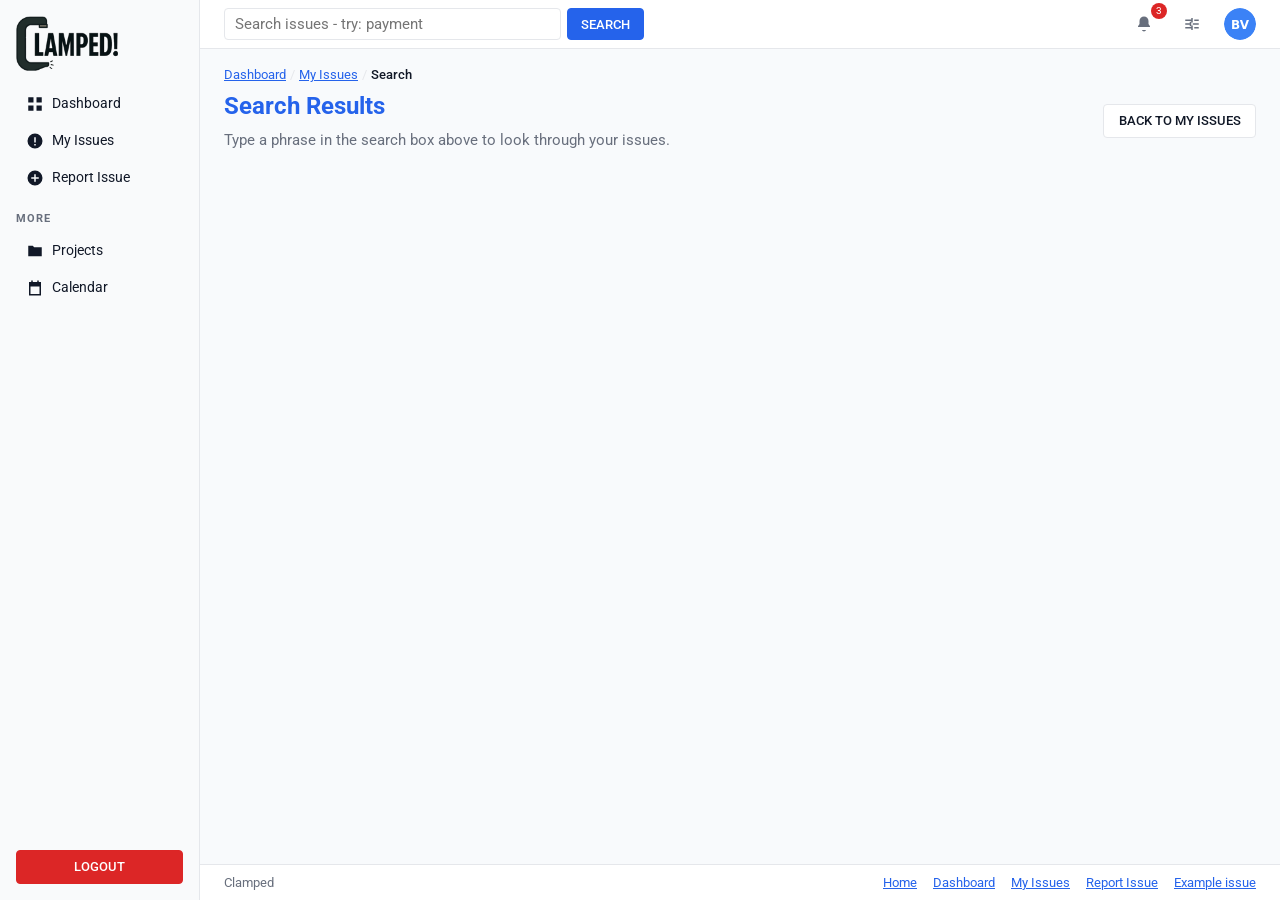
<file: project3/search.html>
<!DOCTYPE html>
<html lang="en">
<head>
    <meta charset="utf-8">
    <meta name="viewport" content="width=device-width, initial-scale=1">
    <title>Search Results - Clamped</title>
    <meta name="description"
          content="Results for a search across your Clamped issues.">
    <link rel="stylesheet"
          href="https://fonts.googleapis.com/css2?family=Roboto:wght@400;500;700&amp;family=Roboto+Mono:wght@400;500&amp;display=swap">
    <link rel="stylesheet" href="css/style.css">
    <link rel="icon" href="images/clamped-logo.png">
</head>
<body>
    <a class="skip-link" href="#main">Skip to main content</a>

    <div class="app-layout">

        <!-- Sidebar -->
        <aside class="sidebar">
            <a class="sidebar__logo" href="dashboard.html">
                <img src="images/clamped-logo.png" alt="Clamped" width="104" height="55">
            </a>

            <nav>
                <ul>
                    <li>
                        <a class="nav-item" href="dashboard.html">
                            <span class="icon icon--dashboard"></span> Dashboard
                        </a>
                    </li>
                    <li>
                        <a class="nav-item" href="list.html">
                            <span class="icon icon--issues"></span> My Issues
                        </a>
                    </li>
                    <li>
                        <a class="nav-item" href="add.html">
                            <span class="icon icon--report"></span> Report Issue
                        </a>
                    </li>
                </ul>

                <!-- Additional sections. Projects and Calendar have no page yet,
                     so they are plain text rather than links. -->
                <p class="section-label">More</p>
                <ul class="sidebar__secondary">
                    <li><span class="nav-item">
                        <span class="icon icon--projects"></span> Projects</span></li>
                    <li><span class="nav-item">
                        <span class="icon icon--calendar"></span> Calendar</span></li>
                </ul>
            </nav>

            <div class="sidebar__footer">
                <a class="btn btn--error btn--block" href="index.html">Logout</a>
            </div>
        </aside>

        <div class="app-main">

            <!-- Top bar. The same search form as the other app pages. -->
            <header class="topbar">
                <form class="topbar__search" action="search.html" method="get">
                    <label class="visually-hidden" for="topbar-search">Search issues</label>
                    <input type="search" id="topbar-search" name="q"
                           placeholder="Search issues - try: payment">
                    <button type="submit" class="btn btn--info topbar__submit">Search</button>
                </form>

                <div class="topbar__actions">
                    <!-- Both of these would open a menu in a later app iteration. Nothing here. -->
                    <button type="button" class="topbar__icon" title="Notifications">
                        <span class="icon icon--bell"></span>
                        <span class="notif__count">3</span>
                        <span class="visually-hidden">Notifications, 3 unread</span>
                    </button>
                    <button type="button" class="topbar__icon" title="Settings">
                        <span class="icon icon--settings"></span>
                        <span class="visually-hidden">Settings</span>
                    </button>
                    <!-- Images 4-6 of 6: the three avatars. Original artwork by Brent Vilcas. -->
                    <img class="avatar" src="images/avatar-bv.svg"
                         alt="Your account: Brent Vilcas" width="32" height="32">
                </div>
            </header>

            <!-- Search results. The top bar's form submits with a GET request, and the
                 phrase arrives in the query string as ?q=... js/main.js reads
                 it and decides which of the two blocks below to display. -->
            <main class="app-content" id="main">
                <nav class="breadcrumb">
                    <ol>
                        <li><a href="dashboard.html">Dashboard</a></li>
                        <li><a href="list.html">My Issues</a></li>
                        <li><span class="is-current">Search</span></li>
                    </ol>
                </nav>

                <div class="title-row">
                    <div>
                        <h1 class="text-info">Search Results</h1>
                        <p class="text-secondary" id="search-summary">
                            Type a phrase in the search box above to look through your issues.
                        </p>
                    </div>
                    <a class="btn btn--block-mobile" href="list.html">Back to My Issues</a>
                </div>

                <!-- Both outcomes are written here and hidden by the stylesheet.
                     js/main.js reads the phrase and shows only one of them. -->
                <div id="search-results">
                    <table class="issue-table">
                        <caption class="visually-hidden">
                            Issues matching your search, with key, title, project, severity,
                            status, owner and due date.
                        </caption>
                        <thead>
                            <tr>
                                <th scope="col" class="col-key">Key</th>
                                <th scope="col" class="col-issue">Issue</th>
                                <th scope="col" class="col-project">Project</th>
                                <th scope="col" class="col-sev">Severity</th>
                                <th scope="col" class="col-status">Status</th>
                                <th scope="col" class="col-who">Owner</th>
                                <th scope="col" class="col-due">Due</th>
                            </tr>
                        </thead>
                        <tbody>
                            <tr>
                                <td class="ticket-key">CLM-148</td>
                                <td>
                                    <a class="issue-table__title" href="detail.html">Checkout returns 500 when a saved card has no billing address</a>
                                </td>
                                <td>checkout-service</td>
                                <td><span class="chip severity-critical">CRITICAL</span></td>
                                <td><span class="chip status-reported">REPORTED</span></td>
                                <td>
                                    <span class="owner">
                                        <img class="avatar avatar--sm" src="images/avatar-bv.svg" alt="" width="24" height="24">
                                        You reported it
                                    </span>
                                </td>
                                <td>9/28/2026</td>
                            </tr>

                            <tr>
                                <td class="ticket-key">CLM-139</td>
                                <td>
                                    <a class="issue-table__title" href="detail.html">NullPointerException in PaymentService.processPayment</a>
                                    <span class="event-flag" title="Occurrences recorded on this issue">54 events</span>
                                </td>
                                <td>checkout-service</td>
                                <td><span class="chip severity-critical">CRITICAL</span></td>
                                <td><span class="chip status-patched">PATCHED</span></td>
                                <td>
                                    <span class="owner">
                                        <img class="avatar avatar--sm" src="images/avatar-bv.svg" alt="" width="24" height="24">
                                        You patched it
                                    </span>
                                </td>
                                <td>9/24/2026</td>
                            </tr>
                        </tbody>
                    </table>
                </div>

                <div class="alert" id="search-empty">
                    <p>
                        <strong>No results found.</strong> Nothing in your projects matches that
                        phrase. Search is simulated in this prototype, so try "payment" to see a
                        result set, or <a href="list.html">browse all issues</a> instead.
                    </p>
                </div>
            </main>

            <footer class="landing-footer">
                <div class="landing-footer__inner">
                    <p>Clamped</p>
                    <ul>
                        <li><a href="index.html">Home</a></li>
                        <li><a href="dashboard.html">Dashboard</a></li>
                        <li><a href="list.html">My Issues</a></li>
                        <li><a href="add.html">Report Issue</a></li>
                        <li><a href="detail.html">Example issue</a></li>
                    </ul>
                </div>
            </footer>
        </div>
    </div>

    <!-- jQuery first, then this project's script. Both are external files;
         there are no inline or embedded scripts. -->
    <script src="https://code.jquery.com/jquery-3.7.1.min.js"></script>
    <script src="js/main.js"></script>
</body>
</html>
</file>
<file: project3/css/style.css>
/* Clamped
   Styles for variables, base elements, shared pieces, 
   the app shell, page rules, and responsive rules last. */

/* Variables */
:root {
    --ink: #111827;          /* body text */
    --muted: #686f7d;        /* secondary text, dark enough to stay readable on a hovered row */
    --line: #e5e7eb;
    --surface: #ffffff;      /* cards, bars, inputs */
    --surface-2: #f9fafb;    /* sidebar and table headings */
    --page: #f8fafc;         /* page behind the cards */
    --blue: #2563eb;
    --blue-dark: #1d4ed8;
    --blue-soft: #eff6ff;
    --red: #dc2626;
    --radius: 4px;
    --shadow: 0 1px 3px rgba(0, 0, 0, 0.12);
    --mono: "Roboto Mono", Consolas, monospace;
}

/* Base elements */
*, *::before, *::after { box-sizing: border-box; }

body {
    margin: 0;
    font-family: "Roboto", "Segoe UI", Arial, sans-serif;
    font-size: 15px;
    line-height: 1.5;
    color: var(--ink);
    background-color: var(--page);
}

img { max-width: 100%; height: auto; }

h1, h2, h3 { margin: 0 0 0.5rem; line-height: 1.25; }
h1 { font-size: 1.5rem; overflow-wrap: anywhere; }   /* long class names break */
h2 { font-size: 1.15rem; }
h3 { font-size: 1rem; }
p { margin: 0 0 0.75rem; }

a { color: var(--blue); }
a:hover { color: var(--blue-dark); }

/* Form controls don't inherit the page font. */
input, select, textarea, button { font-family: inherit; font-size: inherit; color: inherit; }

/* One focus attribute for keyboard navigation */
a:focus, button:focus, input:focus, select:focus, textarea:focus { outline: 2px solid var(--blue); outline-offset: 2px; }

/* Screen-reader text, like "(required)". Accessibility... */
.visually-hidden {
    position: absolute;
    width: 1px;
    height: 1px;
    margin: -1px;
    overflow: hidden;
}

/* Off screen until it is focused, then fixed to the top of the viewport. */
.skip-link {
    position: fixed;
    top: -3rem;
    left: 1rem;
    z-index: 20;
    padding: 0.5rem 1rem;
    background-color: var(--blue);
    color: #ffffff;
}

.skip-link:focus { top: 0; }

.mono { font-family: var(--mono); font-size: 0.875em; }
.ticket-key { font-family: var(--mono); font-size: 0.8rem; color: var(--blue); }
.text-info { color: var(--blue); }
.text-secondary { color: var(--muted); }
.text-caption { font-size: 0.8rem; color: var(--muted); }
.truncate { overflow: hidden; text-overflow: ellipsis; white-space: nowrap; min-width: 0; }
/* SVG masks: each shape takes the coloring of the text next to it. 
   Allows for consistent coloring across all icons relative to background.
*/
.icon {
    width: 18px;
    height: 18px;
    flex-shrink: 0;
    background-color: currentColor;
    -webkit-mask: var(--icon) center / 100% 100% no-repeat;
    mask: var(--icon) center / 100% 100% no-repeat;
}

/* Sidebar */
.icon--dashboard    { --icon: url("data:image/svg+xml,%3Csvg xmlns='http://www.w3.org/2000/svg' viewBox='0 0 24 24'%3E%3Cpath d='M3 3h7v7H3zM14 3h7v7h-7zM3 14h7v7H3zM14 14h7v7h-7z'/%3E%3C/svg%3E"); }
.icon--issues       { --icon: url("data:image/svg+xml,%3Csvg xmlns='http://www.w3.org/2000/svg' viewBox='0 0 24 24'%3E%3Cpath fill-rule='evenodd' d='M12 2a10 10 0 100 20 10 10 0 000-20zm1 5h-2v7h2V7zm0 9h-2v2h2v-2z'/%3E%3C/svg%3E"); }
.icon--report       { --icon: url("data:image/svg+xml,%3Csvg xmlns='http://www.w3.org/2000/svg' viewBox='0 0 24 24'%3E%3Cpath fill-rule='evenodd' d='M12 2a10 10 0 100 20 10 10 0 000-20zm1 5h-2v4H7v2h4v4h2v-4h4v-2h-4V7z'/%3E%3C/svg%3E"); }
.icon--projects     { --icon: url("data:image/svg+xml,%3Csvg xmlns='http://www.w3.org/2000/svg' viewBox='0 0 24 24'%3E%3Cpath d='M3 5h6l2 2h10v12H3z'/%3E%3C/svg%3E"); }
.icon--calendar     { --icon: url("data:image/svg+xml,%3Csvg xmlns='http://www.w3.org/2000/svg' viewBox='0 0 24 24'%3E%3Cpath fill-rule='evenodd' d='M7 2v2H4v18h16V4h-3V2h-2v2H9V2zm11 8H6v10h12z'/%3E%3C/svg%3E"); }

/* Top bar */
.icon--bell     { --icon: url("data:image/svg+xml,%3Csvg xmlns='http://www.w3.org/2000/svg' viewBox='0 0 24 24'%3E%3Cpath d='M12 2a6 6 0 00-6 6v4l-2 3v1h16v-1l-2-3V8a6 6 0 00-6-6zm0 20a3 3 0 002.8-2H9.2A3 3 0 0012 22z'/%3E%3C/svg%3E"); }
.icon--settings { --icon: url("data:image/svg+xml,%3Csvg xmlns='http://www.w3.org/2000/svg' viewBox='0 0 24 24'%3E%3Cpath d='M3 6h8v2H3zm12 0h6v2h-6zM11 4h2v6h-2zM3 11h6v2H3zm10 0h8v2h-8zM9 9h2v6H9zM3 16h8v2H3zm12 0h6v2h-6zM11 14h2v6h-2z'/%3E%3C/svg%3E"); }

/* Landing page features */
.icon--bolt         { --icon: url("data:image/svg+xml,%3Csvg xmlns='http://www.w3.org/2000/svg' viewBox='0 0 24 24'%3E%3Cpath d='M13 2L4 14h6l-1 8 9-12h-6z'/%3E%3C/svg%3E"); }
.icon--shield-check { --icon: url("data:image/svg+xml,%3Csvg xmlns='http://www.w3.org/2000/svg' viewBox='0 0 24 24'%3E%3Cpath fill-rule='evenodd' d='M12 2l8 3v6c0 5-3.4 9-8 11-4.6-2-8-6-8-11V5zm-1 14l6-6-1.6-1.6L11 12.8 8.6 10.4 7 12z'/%3E%3C/svg%3E"); }
.icon--workflow     { --icon: url("data:image/svg+xml,%3Csvg xmlns='http://www.w3.org/2000/svg' viewBox='0 0 24 24'%3E%3Cpath d='M3 5h18v2H3zm0 6h13v2H3zm0 6h8v2H3zm15.6-4.4L17.2 14 20 16.8l-2.8 2.8 1.4 1.4L22.8 17z'/%3E%3C/svg%3E"); }

.section-label {
    margin: 0 0 0.4rem;
    font-size: 0.7rem;
    font-weight: 700;
    letter-spacing: 0.08em;
    text-transform: uppercase;
    color: var(--muted);
}

/* Buttons */
/* .btn is the shape; the modifiers only change colour. */
.btn {
    display: inline-flex;
    align-items: center;
    justify-content: center;
    gap: 0.4rem;
    padding: 0.4rem 0.9rem;
    border: 1px solid var(--line);
    border-radius: var(--radius);
    background-color: var(--surface);
    color: var(--ink);
    font-size: 0.8rem;
    font-weight: 500;
    text-transform: uppercase;
    text-decoration: none;
    cursor: pointer;
}

.btn:hover { background-color: var(--surface-2); }
.btn--info { background-color: var(--blue); border-color: var(--blue); color: #ffffff; }
.btn--info:hover { background-color: var(--blue-dark); color: #ffffff; }
.btn--error { background-color: var(--red); border-color: var(--red); color: #ffffff; }
.btn--danger { border-color: var(--red); color: var(--red); }
.btn--sm { padding: 0.25rem 0.6rem; font-size: 0.7rem; }
.btn--lg { padding: 0.5rem 1.1rem; font-size: 0.85rem; }
.btn--block { width: 100%; }

/* Blocked actions stay visible and greyed with the reason beside them. */
.btn[disabled] { opacity: 0.5; cursor: not-allowed; background-color: var(--surface-2); color: var(--muted); }

.btn-row, .chip-row { display: flex; flex-wrap: wrap; align-items: center; gap: 0.4rem; }

/* Chips */
.chip {
    display: inline-flex;
    align-items: center;
    gap: 0.25rem;
    padding: 0.1rem 0.5rem;
    border-radius: var(--radius);
    background-color: var(--surface-2);
    color: var(--muted);
    font-size: 0.75rem;
    white-space: nowrap;
}

.severity-medium { background-color: #ffedd5; color: #9a3412; }
.severity-high { background-color: #fee2e2; color: #7f1d1d; }
.severity-critical { background-color: #fecaca; color: #450a0a; }

/* Severity is filled in and status is outlined with a dot. The five status classes are listed rather
   than matched on their shared prefix. */
.chip.status-reported,
.chip.status-in-progress,
.chip.status-patched,
.chip.status-under-review,
.chip.status-verified { background-color: var(--surface); border: 1px solid var(--line); color: var(--ink); }

.chip.status-reported::before,
.chip.status-in-progress::before,
.chip.status-patched::before,
.chip.status-under-review::before,
.chip.status-verified::before {
    content: "";
    width: 7px;
    height: 7px;
    border-radius: 50%;
    background-color: var(--dot, var(--muted));
}

.status-reported { --dot: #9ca3af; }
.status-in-progress { --dot: #d97706; }
.status-patched { --dot: #16a34a; }
.status-under-review { --dot: var(--blue); }
.status-verified { --dot: #7c3aed; }
.chip--role { background-color: var(--blue-soft); color: var(--blue-dark); }

.filter-chip {
    display: inline-flex;
    align-items: center;
    padding: 0.1rem 0.4rem 0.1rem 0.6rem;
    border: 1px solid var(--blue);
    background-color: var(--blue-soft);
    color: var(--blue-dark);
    font-size: 0.75rem;
}

.filter-chip button { padding: 0 0.2rem; border: 0; background: none; color: inherit; cursor: pointer; }

.event-flag { font-family: var(--mono); font-size: 0.75rem; color: var(--muted); }

.avatar { width: 32px; height: 32px; border-radius: 50%; flex-shrink: 0; vertical-align: middle; }
.avatar--sm { width: 20px; height: 20px; }

/* Cards and lists */
.card { background-color: var(--surface); border-radius: var(--radius); box-shadow: var(--shadow); overflow: hidden; }
.card__title { margin: 0; padding: 0.5rem 1rem 0.25rem; font-size: 1rem; font-weight: 500; }
.card__text { padding: 0 1rem 0.55rem; }
.card__text > :last-child { margin-bottom: 0; }

.card__header {
    display: flex;
    flex-wrap: wrap;
    align-items: center;
    justify-content: space-between;
    gap: 0.5rem;
    padding: 0.5rem 1rem 0.25rem;
}

.card__header .card__title { padding: 0; }

/* Three cards to a row on a wide screen, two at tablet width, one on a phone. */
.card-row { display: grid; grid-template-columns: 1fr; gap: 1rem; margin-bottom: 1rem; }
@media (min-width: 600px) { .card-row { grid-template-columns: repeat(2, minmax(0, 1fr)); } }
@media (min-width: 960px) { .card-row { grid-template-columns: repeat(3, minmax(0, 1fr)); } }

.item-list { margin: 0; padding: 0; list-style: none; }

.item-list li {
    display: flex;
    align-items: center;
    gap: 0.5rem;
    padding: 0.35rem 0;
    border-top: 1px solid var(--line);
    font-size: 0.85rem;
}

.item-list li:first-child { border-top: 0; }
.item-list a { color: var(--ink); text-decoration: none; }
.item-list a:hover { color: var(--blue); text-decoration: underline; }
.item-list .chip { margin-left: auto; }

/* Forms */
.form-field { margin-bottom: 0.3rem; }
.form-field label { display: block; margin-bottom: 2px; font-size: 0.8rem; font-weight: 500; }

.form-field input,
.form-field select,
.form-field textarea {
    display: block;
    width: 100%;
    padding: 0.35rem 0.6rem;
    border: 1px solid var(--line);
    border-radius: var(--radius);
    background-color: var(--surface);
}

/* Textareas don't inherit line-height. Setting it makes rows= exact. */
.form-field textarea { line-height: 1.5; resize: vertical; }

.field-pair { display: grid; grid-template-columns: repeat(auto-fit, minmax(150px, 1fr)); gap: 0 1rem; }

.form-hint { display: block; margin-top: 2px; font-size: 0.78rem; color: var(--muted); }
.field-error { display: block; margin-top: 2px; font-size: 0.78rem; font-weight: 500; color: var(--red); }
.required-mark { color: var(--red); font-weight: 700; }

/* Rejected field: red border, message underneath, invalid */
.form-field--invalid input,
.form-field--invalid select { border-color: var(--red); background-color: #fffafa; }

/* A group of radios are drawn as a plain field rather than another card. 
   Referenced from: https://www.w3schools.com/howto/howto_css_custom_checkbox.asp
*/
.radio-set { margin: 0 0 0.3rem; padding: 0; background: none; box-shadow: none; }
.radio-set legend { font-size: 0.8rem; }
.radio-row { display: flex; flex-wrap: wrap; align-items: center; gap: 0.1rem 0.4rem; }
.radio-row input { width: auto; margin: 0; }
.radio-row label { margin: 0 0.5rem 0 0; font-weight: 400; }

.checkbox-field { display: flex; align-items: flex-start; gap: 0.5rem; margin-bottom: 0.5rem; }
.checkbox-field label { margin: 0; font-size: 0.85rem; font-weight: 400; }
.checkbox-field input { width: 1rem; height: 1rem; margin-top: 0.2rem; }

/* Field groups are cards with the legend as the title. */
fieldset {
    margin: 0 0 0.5rem;
    padding: 0.5rem 0.75rem;
    border: 0;
    border-radius: var(--radius);
    background-color: var(--surface);
    box-shadow: var(--shadow);
}

legend { float: left; width: 100%; margin-bottom: 2px; font-size: 1rem; font-weight: 500; }
legend + * { clear: both; }   /* clears the floated legend */

.form-columns { display: grid; gap: 0 1rem; margin-bottom: 0.5rem; }
@media (min-width: 960px) { .form-columns { grid-template-columns: 1fr 1fr; align-items: start; } }

.form-footer {
    display: flex;
    flex-wrap: wrap;
    align-items: center;
    justify-content: space-between;
    gap: 0.5rem 1rem;
    padding: 0.55rem 0.75rem;
    background-color: var(--surface);
    border-radius: var(--radius);
    box-shadow: var(--shadow);
}

.form-footer .checkbox-field { margin: 0; }
.form-actions { display: flex; gap: 0.5rem; }

/* Alerts */
.alert {
    display: flex;
    gap: 0.5rem;
    margin-bottom: 0.5rem;
    padding: 0.6rem 0.75rem;
    border-left: 4px solid var(--line);
    background-color: var(--surface);
}

.alert p { margin: 0; }
.alert--success { border-left-color: #16a34a; background-color: #dcfce7; color: #14532d; }
.alert--error { border-left-color: var(--red); background-color: #fee2e2; color: #7f1d1d; }

/* A link inside an alert takes the alert's own color, not the page's default blue.
   The underline is what marks it as a link. */
.alert a { color: inherit; text-decoration: underline; }

/* Page shell */
/* Sidebar down the left, then a column holding the top bar and the content. */
.app-layout { display: flex; min-height: 100vh; }

.sidebar {
    width: 200px;
    flex-shrink: 0;
    display: flex;
    flex-direction: column;
    padding: 1rem;
    background-color: var(--surface-2);
    border-right: 1px solid var(--line);
}

.sidebar__logo { display: block; margin-bottom: 1rem; line-height: 0; }
.sidebar__logo img { width: 104px; }
.sidebar nav ul { margin: 0 0 1rem; padding: 0; list-style: none; }

.nav-item {
    display: flex;
    align-items: center;
    gap: 0.5rem;
    margin-bottom: 0.2rem;
    padding: 0.4rem 0.6rem;
    border-radius: var(--radius);
    color: var(--ink);
    text-decoration: none;
    font-size: 0.875rem;
}

.nav-item:hover { background-color: var(--line); }

/* Current page: tinted row, blue rule, bold label, aria-current. */
.nav-item-active {
    background-color: var(--blue-soft);
    box-shadow: inset 3px 0 0 var(--blue);
    color: var(--blue-dark);
    font-weight: 700;
}

/* The "More" group */
.sidebar__secondary { margin-bottom: 0; }

/* Calendar is within the sidebar nav and should not have the hover tint applied. */
.sidebar span.nav-item:hover { background: none; }

.sidebar__footer { margin-top: auto; }

.app-main { flex: 1; min-width: 0; display: flex; flex-direction: column; }

.topbar {
    position: sticky;     /* stays put while the content scrolls under it */
    top: 0;
    z-index: 10;
    display: flex;
    align-items: center;
    gap: 1rem;
    padding: 0.5rem 1.5rem;
    background-color: var(--surface);
    border-bottom: 1px solid var(--line);
}

/* The box and its Search button sit on one line. */
.topbar__search { display: flex; gap: 0.4rem; flex: 1 1 260px; max-width: 420px; }

.topbar__search input {
    flex: 1 1 auto;
    min-width: 0;
    padding: 0.35rem 0.6rem;
    border: 1px solid var(--line);
    border-radius: var(--radius);
}

.topbar__submit { flex: none; padding: 0.35rem 0.8rem; }

.topbar__actions { display: flex; align-items: center; gap: 1rem; margin-left: auto; }

.topbar__icon {
    position: relative;
    display: inline-flex;
    align-items: center;
    justify-content: center;
    width: 32px;
    height: 32px;
    border: 0;
    border-radius: 50%;
    background: none;
    color: var(--muted);
    text-decoration: none;   /* the gear is a link, the bell a button */
    cursor: pointer;
}

.topbar__icon:hover { background-color: var(--line); color: var(--ink); }

.notif__count {
    position: absolute;
    top: -5px;
    right: -7px;
    padding: 0 5px;
    border-radius: 8px;
    background-color: var(--red);
    color: #ffffff;
    font-size: 0.65rem;
    line-height: 16px;
}

.app-content { flex: 1; padding: 1rem 1.5rem; }

.breadcrumb ol {
    display: flex;
    gap: 0.25rem;
    margin: 0 0 0.4rem;
    padding: 0;
    list-style: none;
    font-size: 0.8rem;
    color: var(--muted);
}

.breadcrumb li + li::before { content: "/"; margin-right: 0.25rem; color: var(--line); }
.breadcrumb .is-current { color: var(--ink); font-weight: 500; }

.title-row {
    display: flex;
    flex-wrap: wrap;
    align-items: center;
    justify-content: space-between;
    gap: 0.5rem;
    margin-bottom: 1rem;
}

.title-row p:last-child { margin-bottom: 0; }
.stats-bar { display: flex; flex-wrap: wrap; gap: 1rem; color: var(--muted); }

.section-header {
    display: flex;
    flex-wrap: wrap;
    align-items: center;
    justify-content: space-between;
    gap: 0.5rem;
    margin: 1rem 0 0.5rem;
}

.row-split { display: grid; grid-template-columns: repeat(auto-fit, minmax(300px, 1fr)); gap: 1rem; }

/* Issue list */
.filter-bar {
    display: flex;
    flex-wrap: wrap;
    align-items: flex-end;
    gap: 0.5rem 1rem;
    margin-bottom: 0.5rem;
    padding: 0.6rem 0.75rem;
    background-color: var(--surface);
    border-radius: var(--radius);
    box-shadow: var(--shadow);
}

.filter-bar .form-field { flex: 1 1 160px; margin-bottom: 0; }

.result-summary {
    display: flex;
    align-items: center;
    gap: 0.5rem 1rem;
    margin-bottom: 0.5rem;
    font-size: 0.85rem;
    color: var(--muted);
}

.result-summary p { margin: 0; }

/* The issue list. A fixed layout with the column widths declared below,
   which is what keeps every row one line high. */
.issue-table {
    width: 100%;
    table-layout: fixed;
    border-collapse: collapse;
    background-color: var(--surface);
    box-shadow: var(--shadow);
    font-size: 0.85rem;
}

.issue-table th,
.issue-table td {
    padding: 0.3rem 0.75rem;
    border-bottom: 1px solid var(--line);
    text-align: left;
    white-space: nowrap;
    overflow: hidden;
}

.issue-table thead th {
    background-color: var(--surface-2);
    font-size: 0.72rem;
    letter-spacing: 0.04em;
    text-transform: uppercase;
    color: var(--muted);
}

.issue-table thead a { color: inherit; text-decoration: none; }
.issue-table tbody tr:hover { background-color: var(--blue-soft); }

.issue-table__title {
    display: block;
    overflow: hidden;
    text-overflow: ellipsis;
    color: var(--ink);
    font-weight: 500;
    text-decoration: none;
}

/* Keeps the table within the screen. Title takes up the most
   since it is the one that can be cut short. */
.col-key { width: 8%; }
.col-issue { width: 35%; }
.col-project { width: 13.5%; }
.col-sev { width: 9%; }
.col-status { width: 11%; }
.col-who { width: 14.5%; }
.col-due { width: 9%; }

.owner { display: inline-flex; align-items: center; gap: 0.25rem; }

.pagination {
    display: flex;
    flex-wrap: wrap;
    align-items: center;
    gap: 0.25rem;
    margin: 0.5rem 0 0;
    padding: 0;
    list-style: none;
    font-size: 0.8rem;
}

.pagination a, .pagination span {
    padding: 0.2rem 0.5rem;
    border: 1px solid var(--line);
    border-radius: var(--radius);
    background-color: var(--surface);
    color: var(--ink);
    text-decoration: none;
}

.pagination .is-current { background-color: var(--blue); border-color: var(--blue); color: #ffffff; }
.pagination .is-disabled { color: var(--muted); }
.pagination li:last-child { margin-left: auto; }   /* the count sits at the far end */
.pagination__count { border: 0; background: none; color: var(--muted); }

/* Issue detail */
.detail-layout { display: grid; grid-template-columns: 2fr 1fr; gap: 1rem; align-items: start; }

/* Without this the column will not shrink below the payload box. */
.detail-layout > * { min-width: 0; }
.detail-section { margin-bottom: 0.5rem; }

/* Delete is pushed to the right, away from the rest. */
.action-bar {
    display: flex;
    flex-wrap: wrap;
    align-items: center;
    gap: 0.5rem 1rem;
    margin-bottom: 0.5rem;
    padding: 0.6rem 0.75rem;
    background-color: var(--surface);
    border-radius: var(--radius);
    box-shadow: var(--shadow);
}

.action-bar__group { display: flex; flex-wrap: wrap; gap: 0.5rem; }
.action-bar__group + .action-bar__group { margin-left: auto; }
.action-bar__note { flex-basis: 100%; margin: 0; font-size: 0.8rem; color: var(--muted); }

/* --split fits two pairs on a line. */
.meta-list { display: grid; grid-template-columns: max-content 1fr; gap: 0.1rem 1rem; margin: 0; font-size: 0.82rem; }
.meta-list--split { grid-template-columns: max-content 1fr max-content 1fr; }
.meta-list dt { color: var(--muted); }
.meta-list dd { margin: 0; }

.assignment-entry { display: flex; align-items: center; gap: 0.5rem; padding: 0.3rem 0; border-top: 1px solid var(--line); }
.assignment-entry:first-of-type { border-top: 0; }
.assignment-entry__name { font-size: 0.9rem; font-weight: 500; }
.assignment-entry .chip { margin-left: auto; }

/* Long lines scroll inside the box. */
.code-block {
    margin: 0;
    padding: 0.5rem 0.7rem;
    background-color: var(--ink);
    color: var(--line);
    font-family: var(--mono);
    font-size: 0.75rem;
    overflow-x: auto;
}

.event-info { padding-top: 0.5rem; border-top: 1px solid var(--line); font-size: 0.8rem; color: var(--muted); }

.event-info-label { margin-bottom: 2px; font-size: 0.68rem; font-weight: 600; text-transform: uppercase; }

/* The line is the list's left border. */
.timeline { margin: 0; padding-left: 1.25rem; border-left: 2px solid var(--line); list-style: none; }
.timeline li { position: relative; margin-bottom: 0.15rem; font-size: 0.82rem; }

.timeline li::before {
    content: "";
    position: absolute;
    left: -1.55rem;
    top: 0.4rem;
    width: 10px;
    height: 10px;
    border-radius: 50%;
    background: var(--line);
}

.timeline .is-done::before { background-color: #16a34a; }
.timeline .is-current::before { background-color: var(--blue); }
.timeline time { margin-left: 0.25rem; font-size: 0.78rem; color: var(--muted); }

/* Landing page */
.landing-nav {
    display: flex;
    align-items: center;
    justify-content: space-between;
    gap: 1rem;
    padding: 1rem 2rem;
    border-bottom: 1px solid var(--line);
}

.landing-nav ul { display: flex; align-items: center; gap: 1.5rem; margin: 0; padding: 0; list-style: none; }
.landing-nav a { color: var(--ink); font-size: 0.9rem; text-decoration: none; }
.landing-nav a:hover { color: var(--blue); text-decoration: underline; }

/* Sign In is filled blue. Keep its label white. */
.landing-nav a.btn--info, .landing-nav a.btn--info:hover { color: #ffffff; }

.container { max-width: 1180px; margin: 0 auto; padding: 0 1.5rem; }

.hero-section, .cta-section { padding: 2.5rem 0; }
.hero-grid, .cta-grid { display: grid; grid-template-columns: repeat(auto-fit, minmax(300px, 1fr)); gap: 2rem; align-items: center; }
.hero-headline { margin-bottom: 1rem; font-size: 2.5rem; line-height: 1.1; }
.hero-subtitle { max-width: 52ch; font-size: 1.05rem; color: var(--muted); }

.features-section { padding: 2.5rem 0; background-color: var(--surface-2); border-block: 1px solid var(--line); }
.features-heading { margin-bottom: 1.5rem; font-size: 1.6rem; }
.feature-card, .signup-card { padding: 1.5rem; border-radius: 8px; background-color: var(--surface); box-shadow: var(--shadow); }

.feature-icon-wrap {
    width: 44px;
    height: 44px;
    margin-bottom: 0.5rem;
    display: grid;
    place-items: center;
    border-radius: 50%;
    background-color: var(--blue-soft);
    color: var(--blue);
}

.feature-icon-wrap .icon { width: 24px; height: 24px; }

.workflow-list { margin: 0; padding-left: 1.2rem; }
.workflow-list li { margin-bottom: 0.75rem; }
.workflow-list::marker, .workflow-list li::marker { color: var(--blue); font-weight: 700; }

/* Footer */
.landing-footer {
    padding: 0.75rem 0;
    background-color: var(--surface);
    border-top: 1px solid var(--line);
    font-size: 0.8rem;
    color: var(--muted);
}

/* Inside the app shell so it lines up with the content. */
.app-main .landing-footer { padding: 0.5rem 1.5rem; }

.landing-footer__inner {
    display: flex;
    flex-wrap: wrap;
    align-items: center;
    justify-content: space-between;
    gap: 0.5rem 1rem;
}

.landing-footer p { margin: 0; }
.landing-footer ul { display: flex; flex-wrap: wrap; gap: 1rem; margin: 0; padding: 0; list-style: none; }

/* States the script creates */
/* The row added when the filters exclude everything. */
.no-results td { color: var(--muted); font-style: italic; text-align: center; padding: 0.75rem; }

/* The confirmation the delete button opens. Full width so it reads as a step
   rather than another button in the row. */
.confirm-panel {
    flex-basis: 100%;
    display: flex;
    flex-wrap: wrap;
    align-items: center;
    gap: 0.5rem;
    margin-top: 0.5rem;
    padding: 0.6rem 0.75rem;
    border-left: 3px solid var(--red);
    background-color: #fee2e2;
    color: #7f1d1d;
}

.confirm-panel p { flex-basis: 100%; margin: 0 0 0.25rem; font-size: 0.85rem; }

/* Responsive to user device. Tries to handle mobile devices (an attempt to make the layout work on smaller screens). */
@media (max-width: 1024px) {
    .detail-layout { grid-template-columns: 1fr; }
    .sidebar { width: 170px; }
}

/* Phone: the sidebar becomes a strip above the content. */
@media (max-width: 767px) {
    .app-layout { flex-direction: column; }

    .sidebar {
        width: 100%;
        flex-direction: row;
        flex-wrap: wrap;
        align-items: center;
        gap: 0.5rem;
        padding: 0.5rem;
        border-right: 0;
        border-bottom: 1px solid var(--line);
    }

    .sidebar__logo { margin-bottom: 0; }
    .sidebar nav { flex: 1; }
    .sidebar nav ul { display: flex; flex-wrap: wrap; gap: 0.25rem; margin: 0; }
    .nav-item { margin-bottom: 0; }

    /* The "More" heading becomes smaller on mobile devices. */
    .sidebar .section-label,
    .sidebar__footer { display: none; }

    .topbar { flex-wrap: wrap; padding: 0.5rem 1rem; }
    .topbar__search { order: 3; flex-basis: 100%; max-width: none; }
    .app-content { padding: 1rem; }
    .app-main .landing-footer { padding: 0.5rem 1rem; }

    /* Seven columns do not fit a phone. These three are on the issue's page. */
    .issue-table th:nth-child(3), .issue-table td:nth-child(3),
    .issue-table th:nth-child(6), .issue-table td:nth-child(6),
    .issue-table th:nth-child(7), .issue-table td:nth-child(7) { display: none; }

    /* The four left split the width evenly and wrap. */
    .col-key, .col-issue, .col-sev, .col-status { width: auto; }
    .issue-table th, .issue-table td, .issue-table .chip { white-space: normal; }
    .filter-bar { flex-direction: column; align-items: stretch; }
    .filter-bar .form-field { flex: 0 0 auto; }
    .title-row, .section-header { flex-direction: column; align-items: flex-start; }
    .meta-list--split { grid-template-columns: max-content 1fr; }
    .landing-nav { flex-wrap: wrap; padding: 1rem; }
    .landing-nav ul { flex-wrap: wrap; gap: 1rem; }
    .hero-headline { font-size: 2rem; }
    .btn--block-mobile { width: 100%; }
}

/* Search page: both outcomes start hidden, and js/main.js shows one. */
#search-results,
#search-empty { display: none; }
</file>
